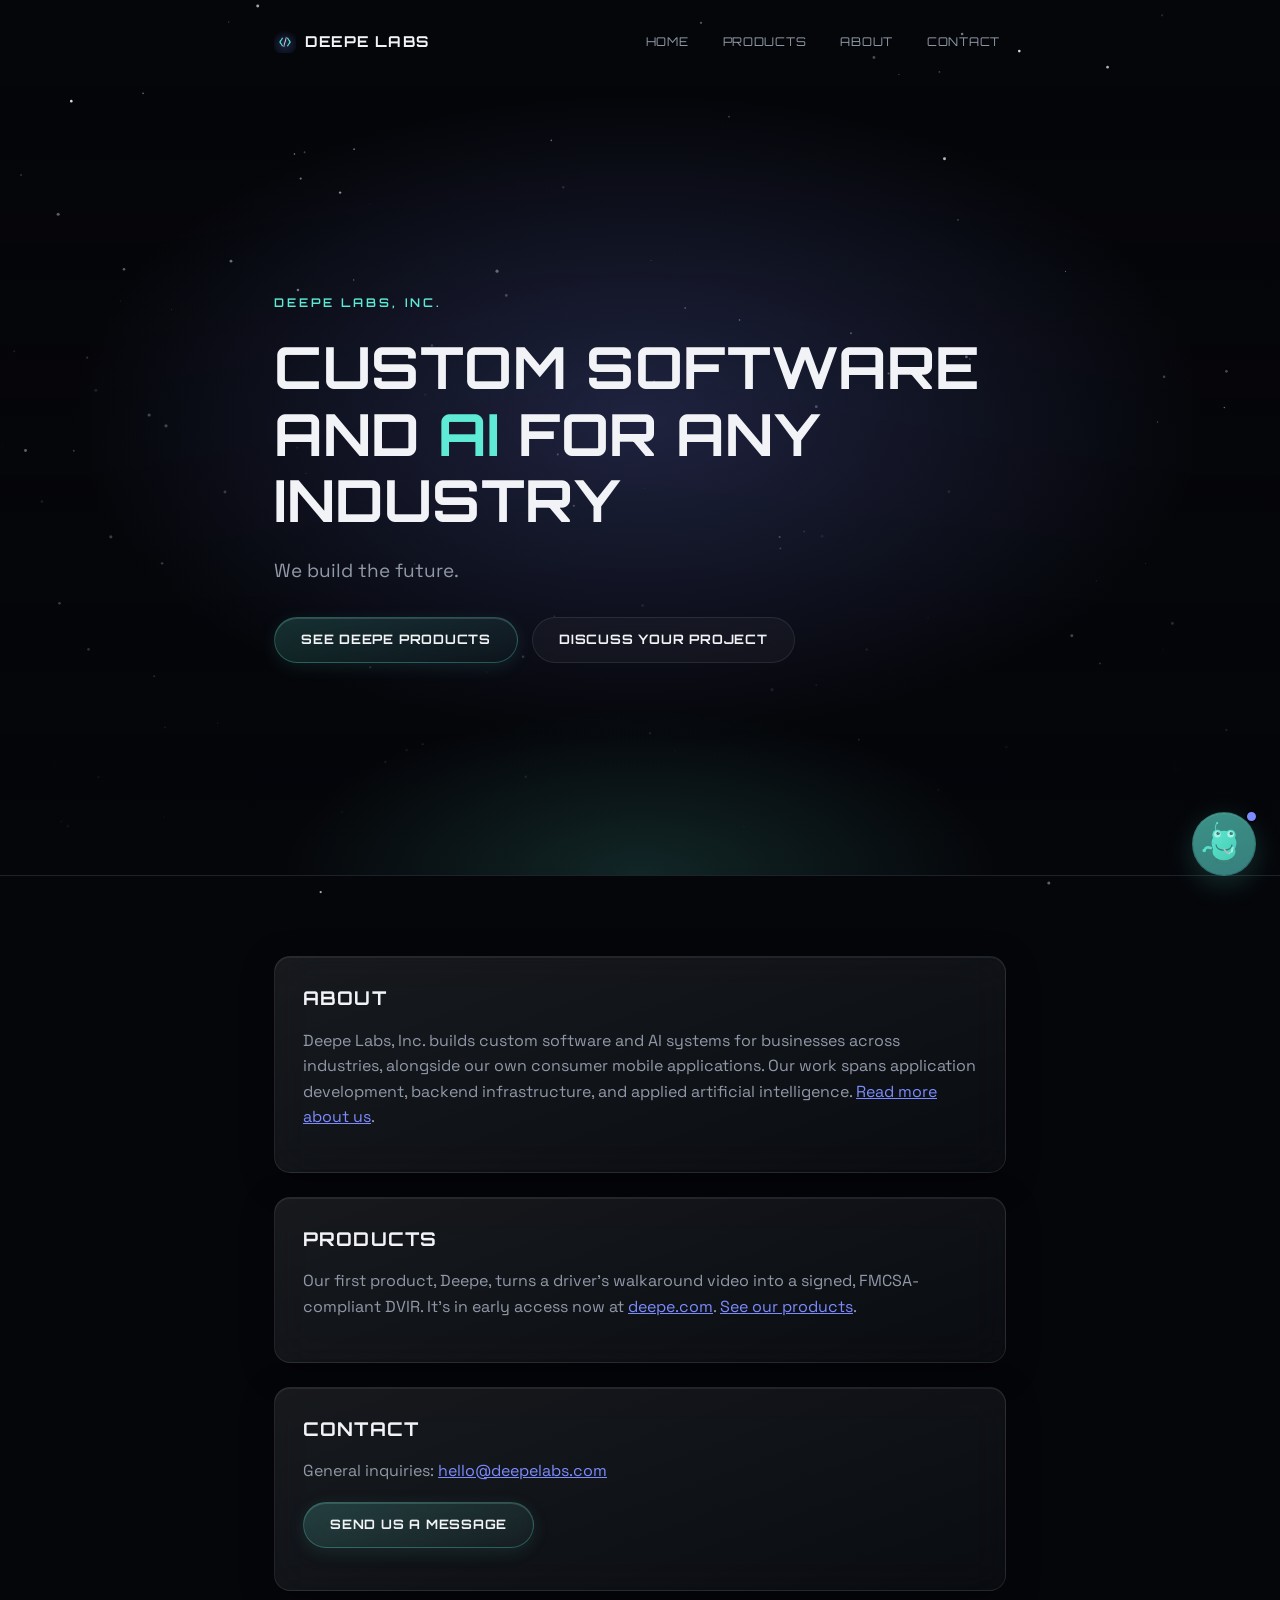
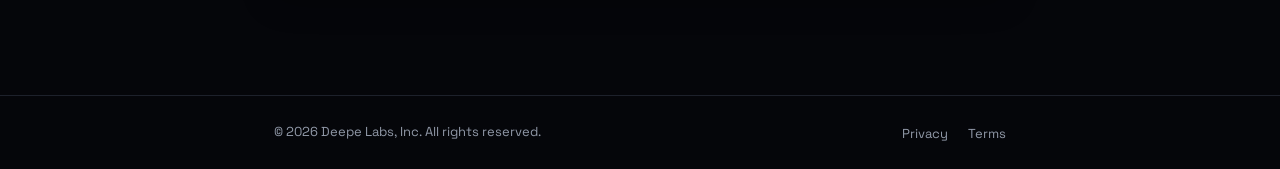
<file: index.html>
<!doctype html>
<html lang="en">
<head>
<meta charset="utf-8">
<meta name="viewport" content="width=device-width, initial-scale=1">
<title>Deepe Labs, Inc.</title>
<link rel="icon" type="image/png" href="favicon-32.png">
<link rel="apple-touch-icon" href="apple-touch-icon.png">
<meta name="description" content="Deepe Labs, Inc. is a software company developing mobile applications and intelligent agents.">
<link rel="preconnect" href="https://fonts.googleapis.com">
<link rel="preconnect" href="https://fonts.gstatic.com" crossorigin>
<link href="https://fonts.googleapis.com/css2?family=Orbitron:wght@600;700;800&family=Space+Grotesk:wght@400;500;700&display=swap" rel="stylesheet">
<link rel="stylesheet" href="style.css">
</head>
<body>
<canvas id="bg-canvas" aria-hidden="true"></canvas>
<header class="site-header on-hero">
  <div class="wrap">
    <a class="brand" href="index.html"><img src="assets/logo-64.png" alt="" class="brand-mark">Deepe Labs</a>
    <button class="nav-toggle" id="nav-toggle" type="button" aria-expanded="false" aria-controls="site-nav" aria-label="Open menu">
      <span class="nav-toggle-bar"></span>
      <span class="nav-toggle-bar"></span>
      <span class="nav-toggle-bar"></span>
    </button>
    <nav class="site-nav" id="site-nav">
      <a href="index.html">Home</a>
      <a href="products.html">Products</a>
      <a href="about.html">About</a>
      <a href="contact.html">Contact</a>
    </nav>
  </div>
</header>

<section class="hero">
  <div class="wrap">
    <span class="eyebrow">Deepe Labs, Inc.</span>
    <h1>Custom software and <span class="accent-word">AI</span> for any industry</h1>
    <p class="lede">We build the future.</p>
    <p class="hero-cta"><a class="btn" href="products.html">See Deepe Products</a> <a class="btn btn-ghost" href="contact.html#contact-form">Discuss your project</a></p>
  </div>
</section>

<main class="plain">
  <div class="wrap">
    <div class="section">
      <h2>About</h2>
      <p>Deepe Labs, Inc. builds custom software and AI systems for businesses across industries, alongside our own consumer mobile applications. Our work spans application development, backend infrastructure, and applied artificial intelligence. <a href="about.html">Read more about us</a>.</p>
    </div>

    <div class="section">
      <h2>Products</h2>
      <p>Our first product, Deepe, turns a driver's walkaround video into a signed, FMCSA-compliant DVIR. It's in early access now at <a href="https://deepe.com">deepe.com</a>. <a href="products.html">See our products</a>.</p>
    </div>

    <div class="section">
      <h2>Contact</h2>
      <p>General inquiries: <a href="mailto:hello@deepelabs.com">hello@deepelabs.com</a></p>
      <p class="section-cta"><a class="btn" href="contact.html#contact-form">Send us a message</a></p>
    </div>
  </div>
</main>

<footer class="site-footer">
  <div class="wrap">
    <span class="copyright">&copy; 2026 Deepe Labs, Inc. All rights reserved.</span>
    <div>
      <a href="privacy.html">Privacy</a>
      <a href="terms.html">Terms</a>
    </div>
  </div>
</footer>
<script src="starfield.js"></script>
<script src="nav-toggle.js"></script>
<script src="deepe-frog.js"></script>
</body>
</html>
</file>
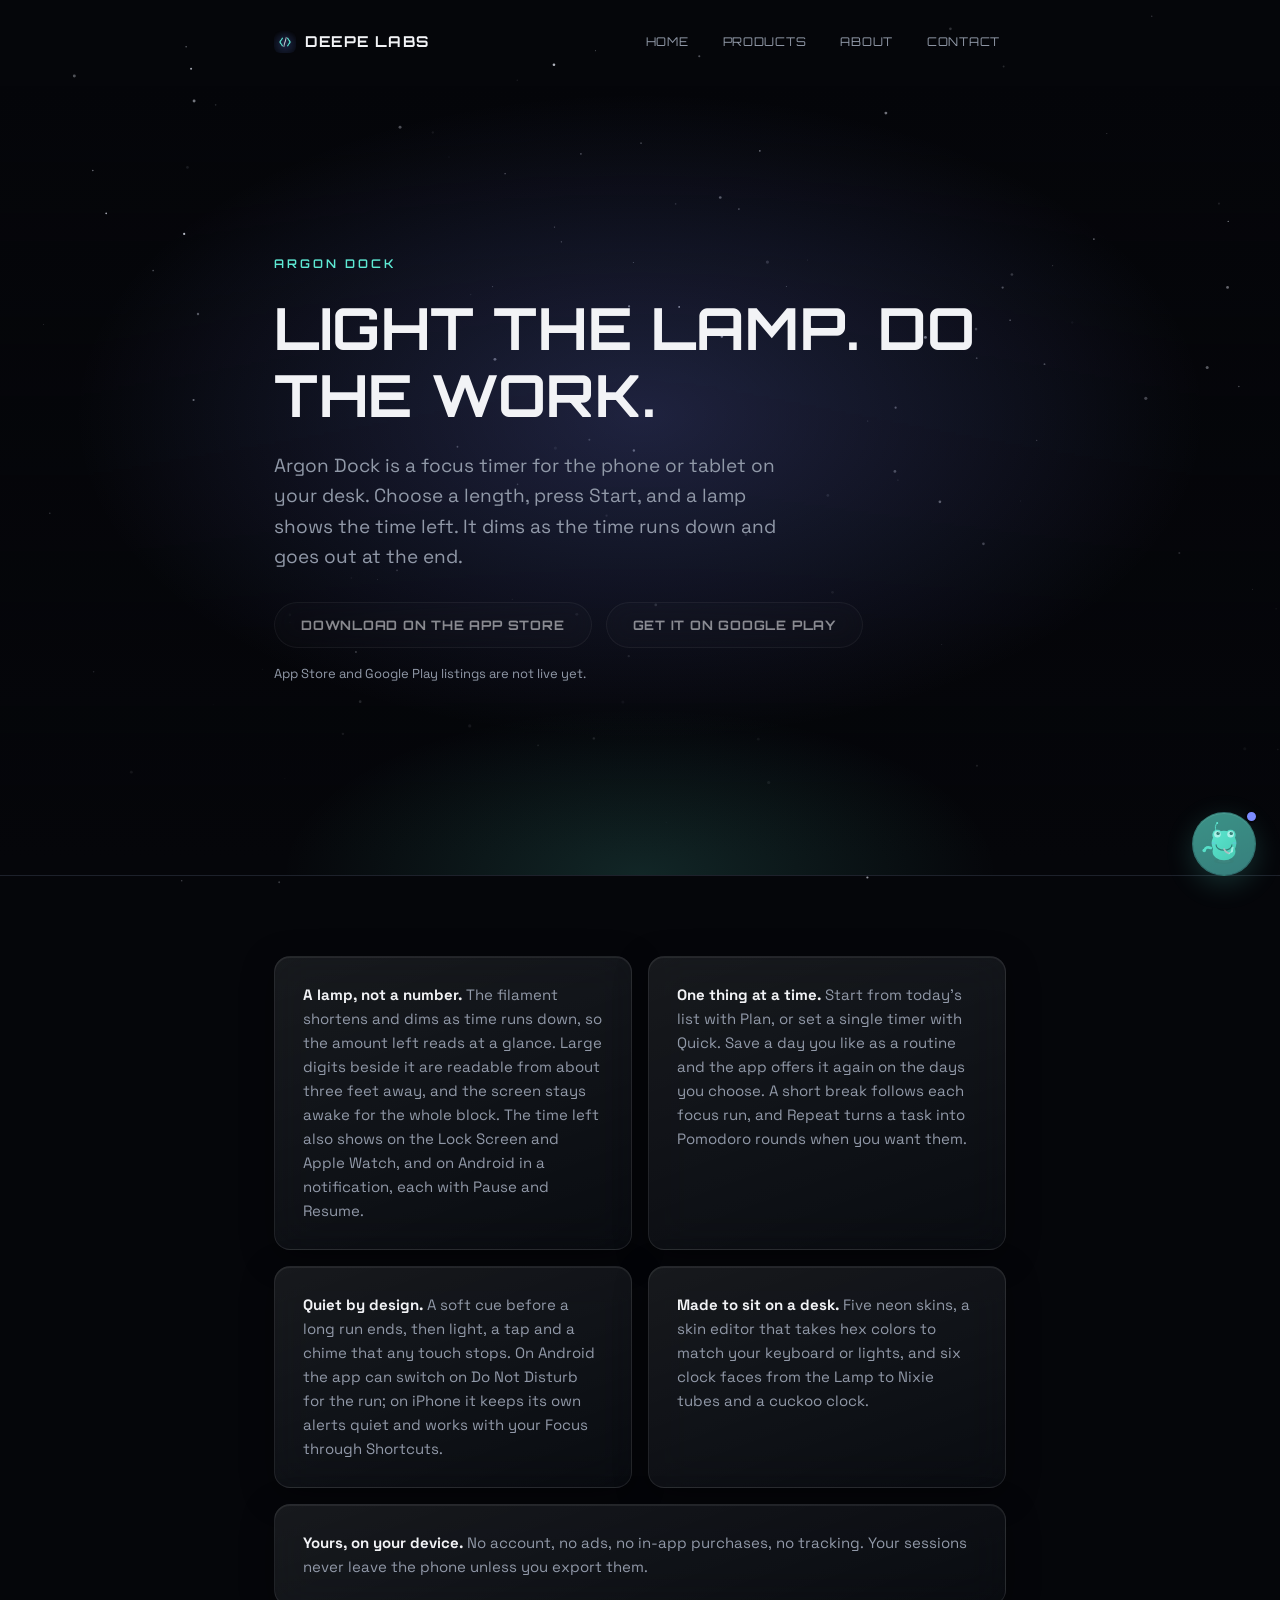
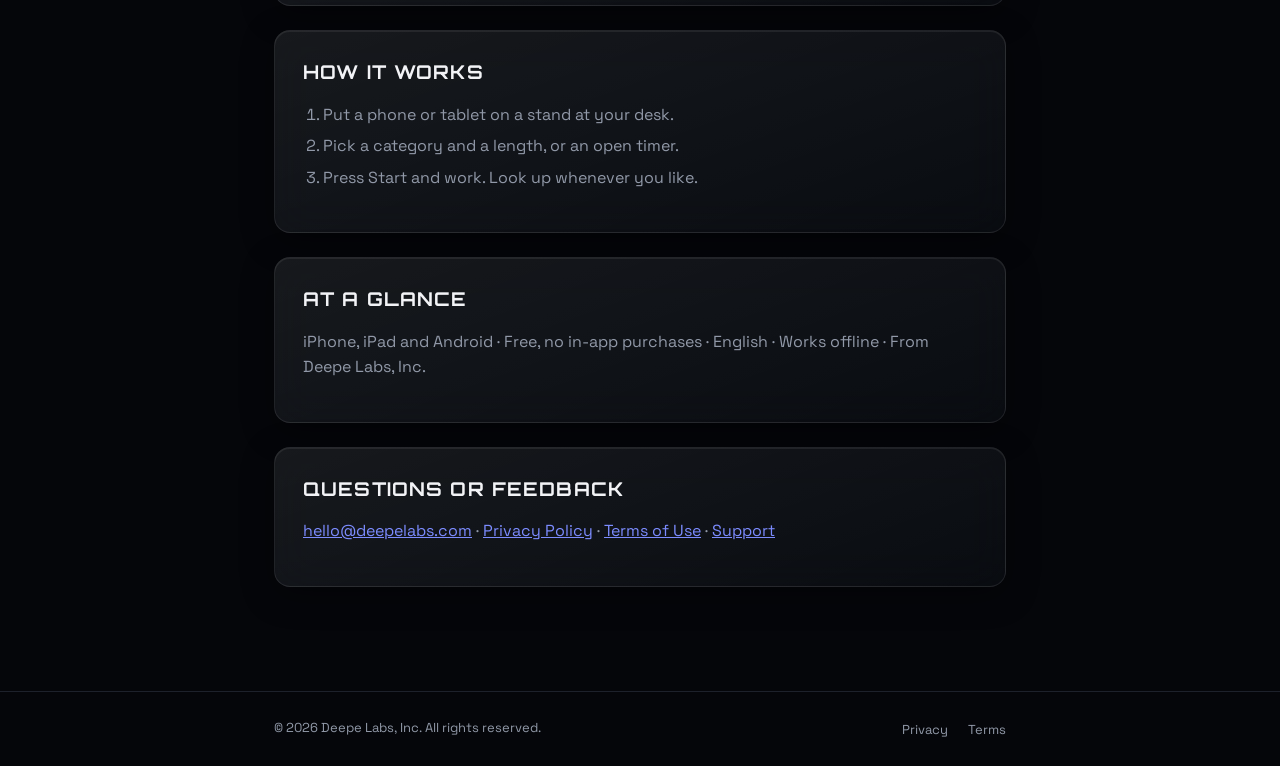
<file: products/argondock/index.html>
<!doctype html>
<html lang="en">
<head>
<meta charset="utf-8">
<meta name="viewport" content="width=device-width, initial-scale=1">
<title>Argon Dock, a focus timer for your desk · Deepe Labs</title>
<link rel="icon" type="image/png" href="../../favicon-32.png">
<link rel="apple-touch-icon" href="../../apple-touch-icon.png">
<meta name="description" content="Argon Dock is a focus timer for the phone or tablet on your desk. A lamp shows the time left and goes out at the end. No account, no ads, no tracking.">
<link rel="preconnect" href="https://fonts.googleapis.com">
<link rel="preconnect" href="https://fonts.gstatic.com" crossorigin>
<link href="https://fonts.googleapis.com/css2?family=Orbitron:wght@600;700;800&family=Space+Grotesk:wght@400;500;700&display=swap" rel="stylesheet">
<link rel="stylesheet" href="../../style.css">
</head>
<body>
<canvas id="bg-canvas" aria-hidden="true"></canvas>
<header class="site-header on-hero">
  <div class="wrap">
    <a class="brand" href="../../index.html"><img src="../../assets/logo-64.png" alt="" class="brand-mark">Deepe Labs</a>
    <button class="nav-toggle" id="nav-toggle" type="button" aria-expanded="false" aria-controls="site-nav" aria-label="Open menu">
      <span class="nav-toggle-bar"></span>
      <span class="nav-toggle-bar"></span>
      <span class="nav-toggle-bar"></span>
    </button>
    <nav class="site-nav" id="site-nav">
      <a href="../../index.html">Home</a>
      <a href="../../products.html">Products</a>
      <a href="../../about.html">About</a>
      <a href="../../contact.html">Contact</a>
    </nav>
  </div>
</header>

<section class="hero">
  <div class="wrap">
    <span class="eyebrow">Argon Dock</span>
    <h1>Light the lamp. Do the work.</h1>
    <p class="lede">Argon Dock is a focus timer for the phone or tablet on your desk. Choose a length, press Start, and a lamp shows the time left. It dims as the time runs down and goes out at the end.</p>
    <p class="hero-cta">
      <span class="btn btn-ghost btn-disabled" role="button" aria-disabled="true" tabindex="-1">Download on the App Store</span>
      <span class="btn btn-ghost btn-disabled" role="button" aria-disabled="true" tabindex="-1">Get it on Google Play</span>
    </p>
    <p class="meta">App Store and Google Play listings are not live yet.</p>
  </div>
</section>

<main class="plain">
  <div class="wrap">

    <div class="feature-grid">
      <div class="card">
        <p><strong>A lamp, not a number.</strong> The filament shortens and dims as time runs down, so the amount left reads at a glance. Large digits beside it are readable from about three feet away, and the screen stays awake for the whole block. The time left also shows on the Lock Screen and Apple Watch, and on Android in a notification, each with Pause and Resume.</p>
      </div>
      <div class="card">
        <p><strong>One thing at a time.</strong> Start from today's list with Plan, or set a single timer with Quick. Save a day you like as a routine and the app offers it again on the days you choose. A short break follows each focus run, and Repeat turns a task into Pomodoro rounds when you want them.</p>
      </div>
      <div class="card">
        <p><strong>Quiet by design.</strong> A soft cue before a long run ends, then light, a tap and a chime that any touch stops. On Android the app can switch on Do Not Disturb for the run; on iPhone it keeps its own alerts quiet and works with your Focus through Shortcuts.</p>
      </div>
      <div class="card">
        <p><strong>Made to sit on a desk.</strong> Five neon skins, a skin editor that takes hex colors to match your keyboard or lights, and six clock faces from the Lamp to Nixie tubes and a cuckoo clock.</p>
      </div>
      <div class="card">
        <p><strong>Yours, on your device.</strong> No account, no ads, no in-app purchases, no tracking. Your sessions never leave the phone unless you export them.</p>
      </div>
    </div>

    <div class="section">
      <h2>How it works</h2>
      <ol>
        <li>Put a phone or tablet on a stand at your desk.</li>
        <li>Pick a category and a length, or an open timer.</li>
        <li>Press Start and work. Look up whenever you like.</li>
      </ol>
    </div>

    <div class="section">
      <h2>At a glance</h2>
      <p>iPhone, iPad and Android &middot; Free, no in-app purchases &middot; English &middot; Works offline &middot; From Deepe Labs, Inc.</p>
    </div>

    <div class="section">
      <h2>Questions or feedback</h2>
      <p><a href="mailto:hello@deepelabs.com">hello@deepelabs.com</a> &middot; <a href="privacy.html">Privacy Policy</a> &middot; <a href="terms.html">Terms of Use</a> &middot; <a href="support.html">Support</a></p>
    </div>

  </div>
</main>

<footer class="site-footer">
  <div class="wrap">
    <span class="copyright">&copy; 2026 Deepe Labs, Inc. All rights reserved.</span>
    <div>
      <a href="../../privacy.html">Privacy</a>
      <a href="../../terms.html">Terms</a>
    </div>
  </div>
</footer>
<script src="../../starfield.js"></script>
<script src="../../nav-toggle.js"></script>
<script src="../../deepe-frog.js"></script>
</body>
</html>
</file>
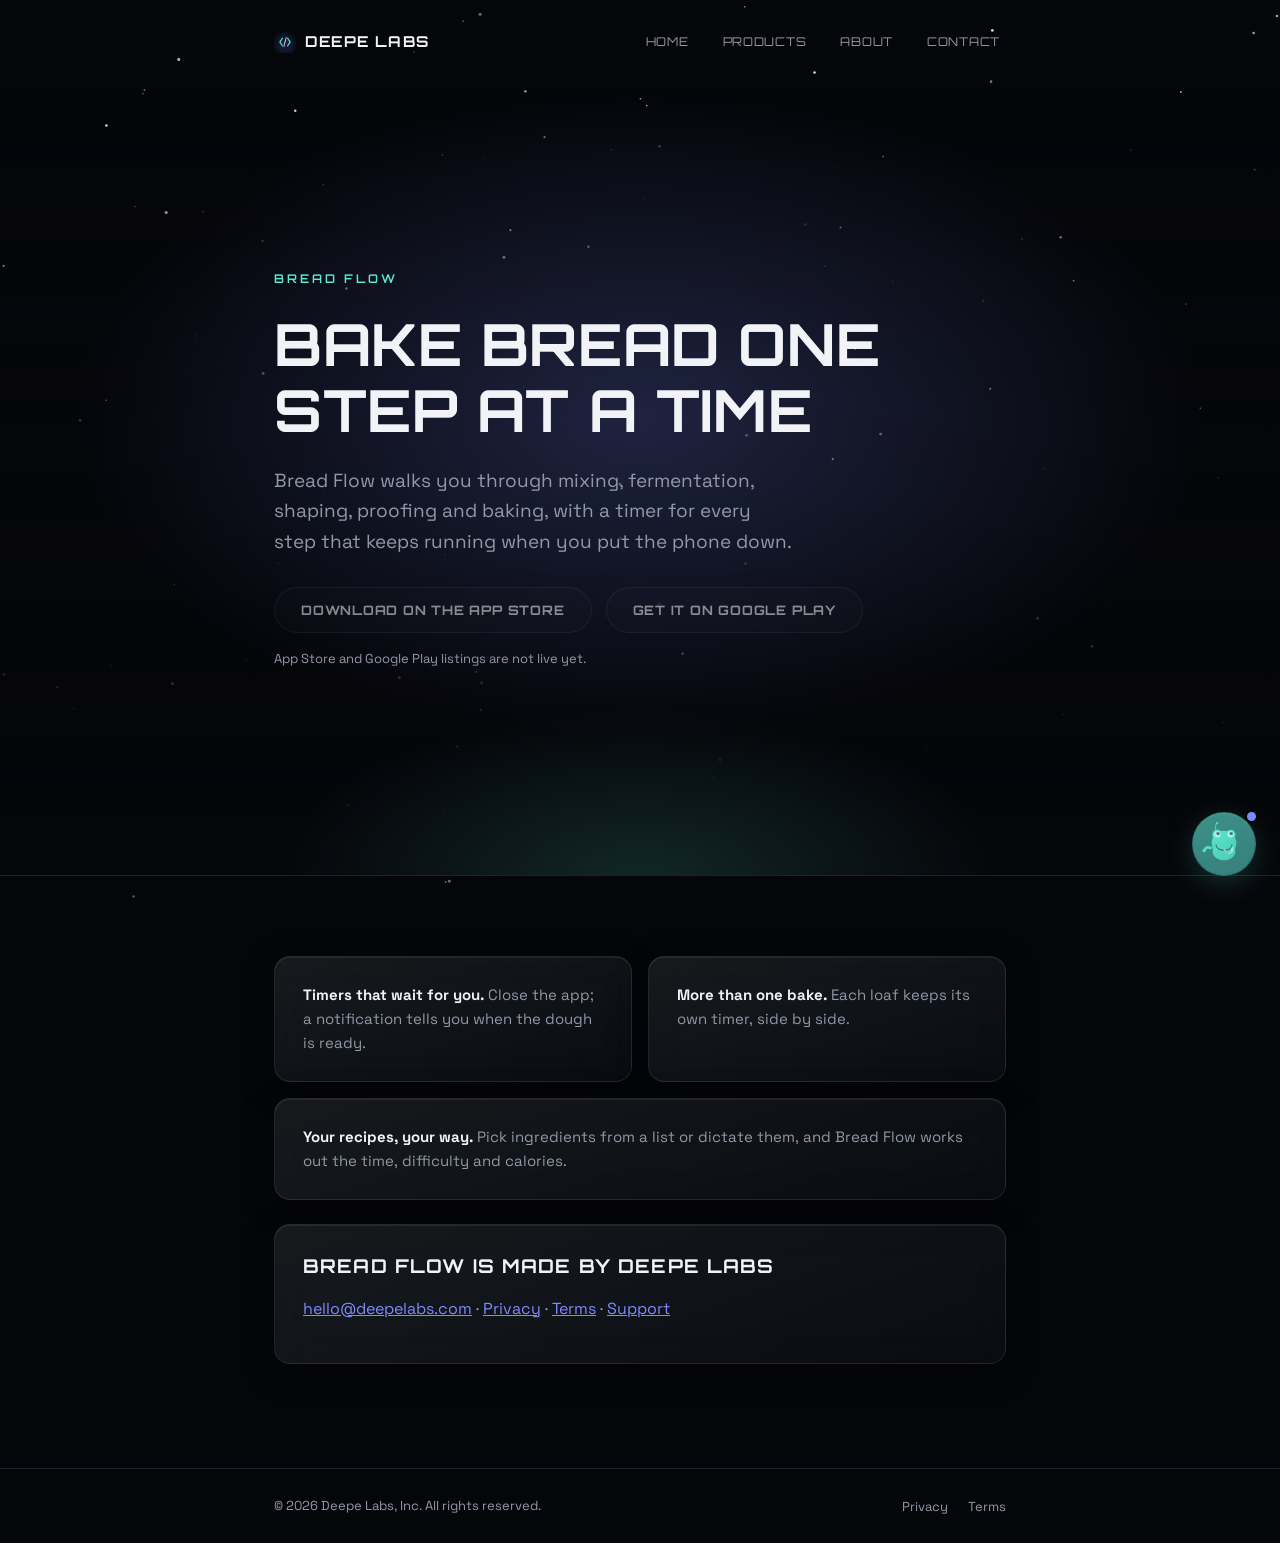
<file: products/breadflow/index.html>
<!doctype html>
<html lang="en">
<head>
<meta charset="utf-8">
<meta name="viewport" content="width=device-width, initial-scale=1">
<title>Bread Flow — guided bread baking for iOS and Android</title>
<link rel="icon" type="image/png" href="../../favicon-32.png">
<link rel="apple-touch-icon" href="../../apple-touch-icon.png">
<meta name="description" content="Bread Flow turns bread recipes into guided bakes with background timers, several bakes at once, your own recipes and a home-screen widget.">
<link rel="preconnect" href="https://fonts.googleapis.com">
<link rel="preconnect" href="https://fonts.gstatic.com" crossorigin>
<link href="https://fonts.googleapis.com/css2?family=Orbitron:wght@600;700;800&family=Space+Grotesk:wght@400;500;700&display=swap" rel="stylesheet">
<link rel="stylesheet" href="../../style.css">
</head>
<body>
<canvas id="bg-canvas" aria-hidden="true"></canvas>
<header class="site-header on-hero">
  <div class="wrap">
    <a class="brand" href="../../index.html"><img src="../../assets/logo-64.png" alt="" class="brand-mark">Deepe Labs</a>
    <button class="nav-toggle" id="nav-toggle" type="button" aria-expanded="false" aria-controls="site-nav" aria-label="Open menu">
      <span class="nav-toggle-bar"></span>
      <span class="nav-toggle-bar"></span>
      <span class="nav-toggle-bar"></span>
    </button>
    <nav class="site-nav" id="site-nav">
      <a href="../../index.html">Home</a>
      <a href="../../products.html">Products</a>
      <a href="../../about.html">About</a>
      <a href="../../contact.html">Contact</a>
    </nav>
  </div>
</header>

<section class="hero">
  <div class="wrap">
    <span class="eyebrow">Bread Flow</span>
    <h1>Bake bread one step at a time</h1>
    <p class="lede">Bread Flow walks you through mixing, fermentation, shaping, proofing and baking, with a timer for every step that keeps running when you put the phone down.</p>
    <p class="hero-cta">
      <span class="btn btn-ghost btn-disabled" role="button" aria-disabled="true" tabindex="-1">Download on the App Store</span>
      <span class="btn btn-ghost btn-disabled" role="button" aria-disabled="true" tabindex="-1">Get it on Google Play</span>
    </p>
    <p class="meta">App Store and Google Play listings are not live yet.</p>
  </div>
</section>

<main class="plain">
  <div class="wrap">

    <div class="feature-grid">
      <div class="card">
        <p><strong>Timers that wait for you.</strong> Close the app; a notification tells you when the dough is ready.</p>
      </div>
      <div class="card">
        <p><strong>More than one bake.</strong> Each loaf keeps its own timer, side by side.</p>
      </div>
      <div class="card">
        <p><strong>Your recipes, your way.</strong> Pick ingredients from a list or dictate them, and Bread Flow works out the time, difficulty and calories.</p>
      </div>
    </div>

    <div class="section">
      <h2>Bread Flow is made by Deepe Labs</h2>
      <p><a href="mailto:hello@deepelabs.com">hello@deepelabs.com</a> &middot; <a href="privacy.html">Privacy</a> &middot; <a href="terms.html">Terms</a> &middot; <a href="support.html">Support</a></p>
    </div>

  </div>
</main>

<footer class="site-footer">
  <div class="wrap">
    <span class="copyright">&copy; 2026 Deepe Labs, Inc. All rights reserved.</span>
    <div>
      <a href="../../privacy.html">Privacy</a>
      <a href="../../terms.html">Terms</a>
    </div>
  </div>
</footer>
<script src="../../starfield.js"></script>
<script src="../../nav-toggle.js"></script>
<script src="../../deepe-frog.js"></script>
</body>
</html>
</file>
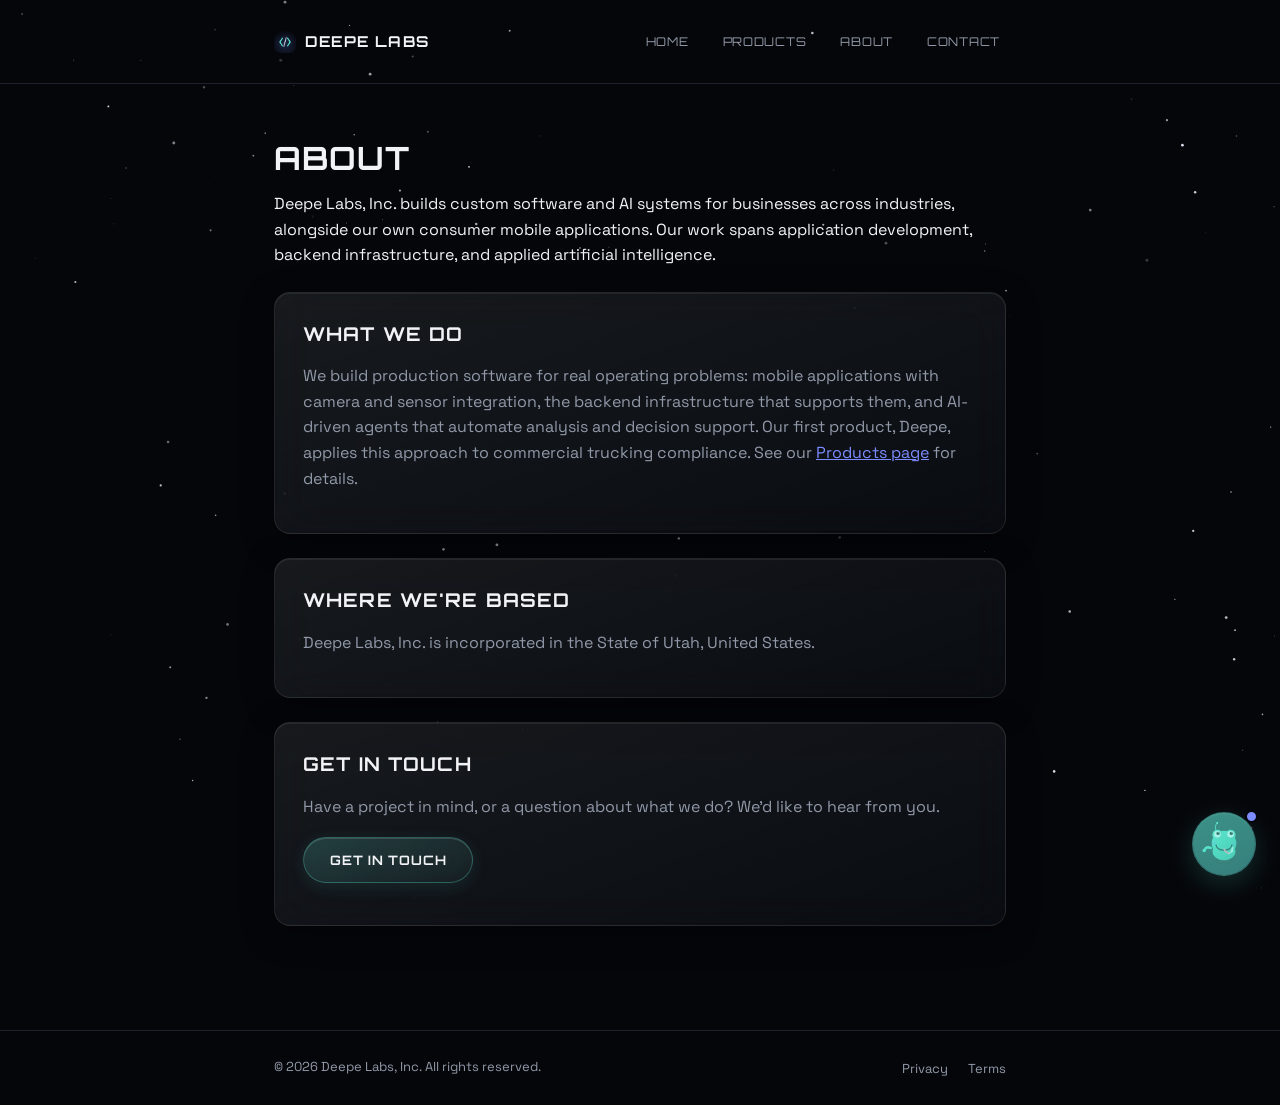
<file: about.html>
<!doctype html>
<html lang="en">
<head>
<meta charset="utf-8">
<meta name="viewport" content="width=device-width, initial-scale=1">
<title>About — Deepe Labs, Inc.</title>
<link rel="icon" type="image/png" href="favicon-32.png">
<link rel="apple-touch-icon" href="apple-touch-icon.png">
<meta name="description" content="Deepe Labs, Inc. is a Utah-based software company designing and building custom software, mobile applications, and AI-driven agents for business and consumer use.">
<link rel="preconnect" href="https://fonts.googleapis.com">
<link rel="preconnect" href="https://fonts.gstatic.com" crossorigin>
<link href="https://fonts.googleapis.com/css2?family=Orbitron:wght@600;700;800&family=Space+Grotesk:wght@400;500;700&display=swap" rel="stylesheet">
<link rel="stylesheet" href="style.css">
</head>
<body>
<canvas id="bg-canvas" aria-hidden="true"></canvas>
<header class="site-header">
  <div class="wrap">
    <a class="brand" href="index.html"><img src="assets/logo-64.png" alt="" class="brand-mark">Deepe Labs</a>
    <button class="nav-toggle" id="nav-toggle" type="button" aria-expanded="false" aria-controls="site-nav" aria-label="Open menu">
      <span class="nav-toggle-bar"></span>
      <span class="nav-toggle-bar"></span>
      <span class="nav-toggle-bar"></span>
    </button>
    <nav class="site-nav" id="site-nav">
      <a href="index.html">Home</a>
      <a href="products.html">Products</a>
      <a href="about.html">About</a>
      <a href="contact.html">Contact</a>
    </nav>
  </div>
</header>

<main class="plain">
  <div class="wrap">
    <h1 class="compact">About</h1>
    <p>Deepe Labs, Inc. builds custom software and AI systems for businesses across industries, alongside our own consumer mobile applications. Our work spans application development, backend infrastructure, and applied artificial intelligence.</p>

    <div class="section">
      <h2>What we do</h2>
      <p>We build production software for real operating problems: mobile applications with camera and sensor integration, the backend infrastructure that supports them, and AI-driven agents that automate analysis and decision support. Our first product, Deepe, applies this approach to commercial trucking compliance. See our <a href="products.html">Products page</a> for details.</p>
    </div>

    <div class="section">
      <h2>Where we're based</h2>
      <p>Deepe Labs, Inc. is incorporated in the State of Utah, United States.</p>
    </div>

    <div class="section">
      <h2>Get in touch</h2>
      <p>Have a project in mind, or a question about what we do? We'd like to hear from you.</p>
      <p class="section-cta"><a class="btn" href="contact.html#contact-form">Get in touch</a></p>
    </div>
  </div>
</main>

<footer class="site-footer">
  <div class="wrap">
    <span class="copyright">&copy; 2026 Deepe Labs, Inc. All rights reserved.</span>
    <div>
      <a href="privacy.html">Privacy</a>
      <a href="terms.html">Terms</a>
    </div>
  </div>
</footer>
<script src="starfield.js"></script>
<script src="nav-toggle.js"></script>
<script src="deepe-frog.js"></script>
</body>
</html>
</file>
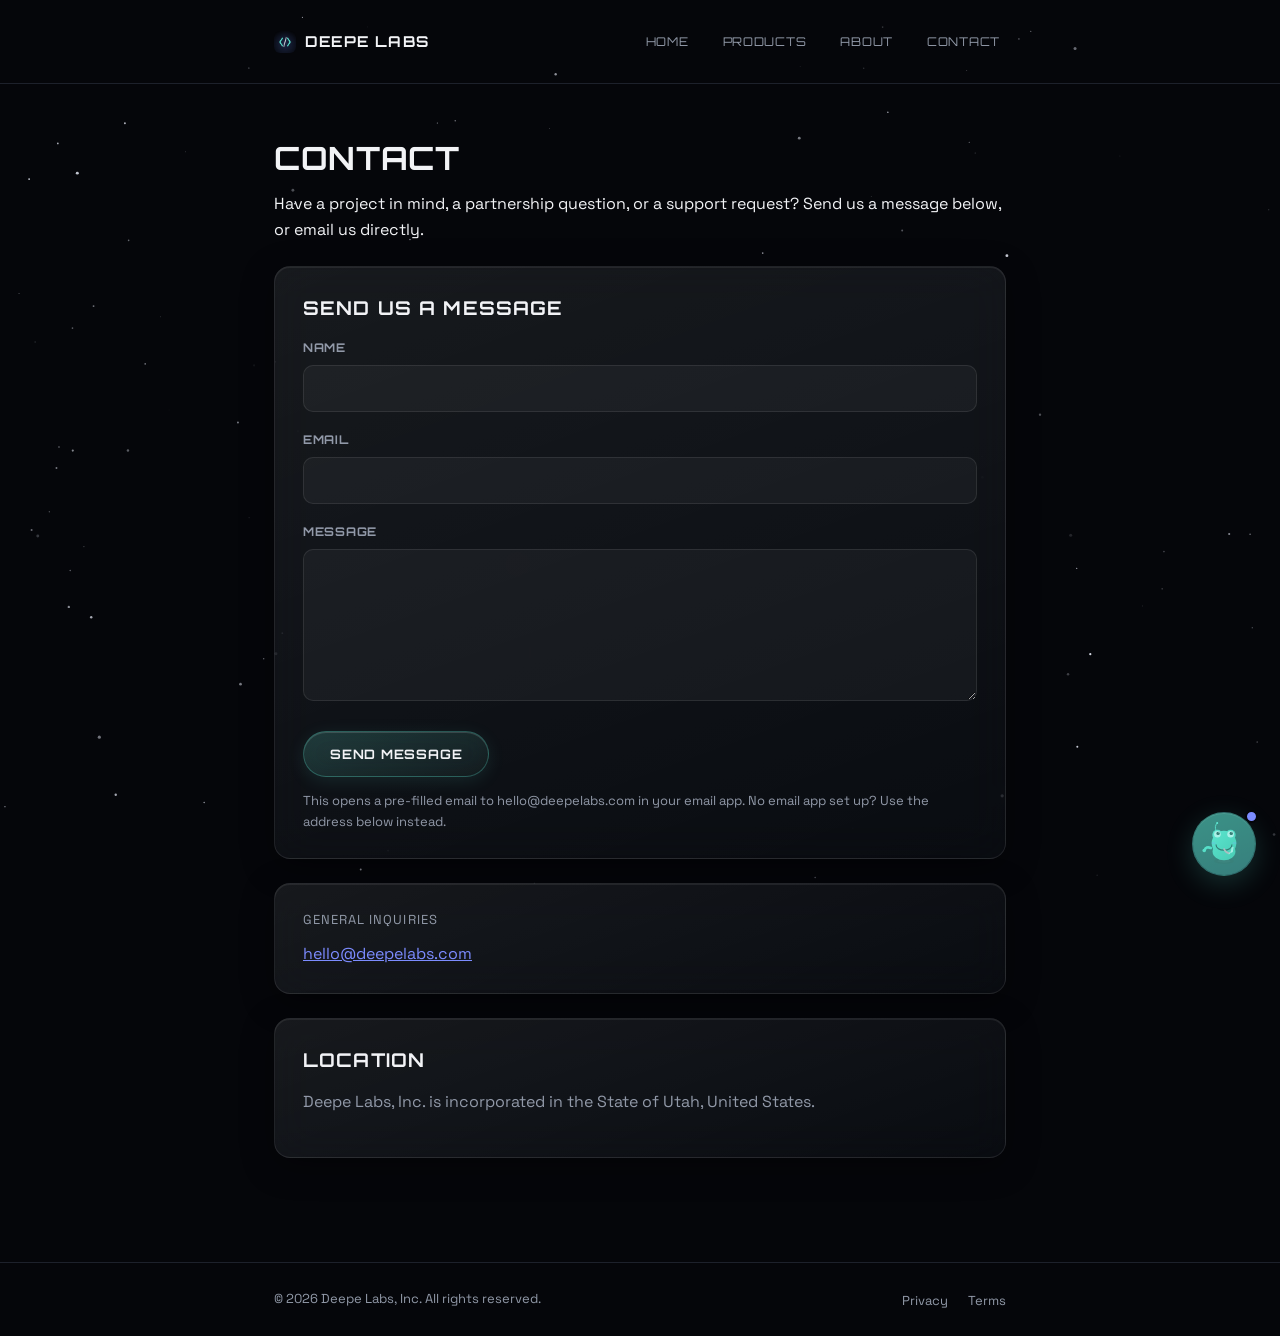
<file: contact.html>
<!doctype html>
<html lang="en">
<head>
<meta charset="utf-8">
<meta name="viewport" content="width=device-width, initial-scale=1">
<title>Contact — Deepe Labs, Inc.</title>
<link rel="icon" type="image/png" href="favicon-32.png">
<link rel="apple-touch-icon" href="apple-touch-icon.png">
<meta name="description" content="Get in touch with Deepe Labs, Inc.">
<link rel="preconnect" href="https://fonts.googleapis.com">
<link rel="preconnect" href="https://fonts.gstatic.com" crossorigin>
<link href="https://fonts.googleapis.com/css2?family=Orbitron:wght@600;700;800&family=Space+Grotesk:wght@400;500;700&display=swap" rel="stylesheet">
<link rel="stylesheet" href="style.css">
</head>
<body>
<canvas id="bg-canvas" aria-hidden="true"></canvas>
<header class="site-header">
  <div class="wrap">
    <a class="brand" href="index.html"><img src="assets/logo-64.png" alt="" class="brand-mark">Deepe Labs</a>
    <button class="nav-toggle" id="nav-toggle" type="button" aria-expanded="false" aria-controls="site-nav" aria-label="Open menu">
      <span class="nav-toggle-bar"></span>
      <span class="nav-toggle-bar"></span>
      <span class="nav-toggle-bar"></span>
    </button>
    <nav class="site-nav" id="site-nav">
      <a href="index.html">Home</a>
      <a href="products.html">Products</a>
      <a href="about.html">About</a>
      <a href="contact.html">Contact</a>
    </nav>
  </div>
</header>

<main class="plain">
  <div class="wrap">
    <h1 class="compact">Contact</h1>
    <p>Have a project in mind, a partnership question, or a support request? Send us a message below, or email us directly.</p>

    <div class="section" id="contact-form">
      <h2>Send us a message</h2>
      <form class="contact-form" id="contact-mail-form">
        <label for="contact-name">Name</label>
        <input type="text" id="contact-name" name="Name" autocomplete="name" required>

        <label for="contact-email">Email</label>
        <input type="email" id="contact-email" name="Email" autocomplete="email" required>

        <label for="contact-message">Message</label>
        <textarea id="contact-message" name="Message" rows="6" required></textarea>

        <button type="submit" class="btn">Send message</button>
      </form>
      <p class="form-note">This opens a pre-filled email to hello@deepelabs.com in your email app. No email app set up? Use the address below instead.</p>
    </div>

    <div class="card">
      <p>General inquiries</p>
      <p style="margin-bottom:0;"><a href="mailto:hello@deepelabs.com">hello@deepelabs.com</a></p>
    </div>

    <div class="section">
      <h2>Location</h2>
      <p>Deepe Labs, Inc. is incorporated in the State of Utah, United States.</p>
    </div>
  </div>
</main>

<footer class="site-footer">
  <div class="wrap">
    <span class="copyright">&copy; 2026 Deepe Labs, Inc. All rights reserved.</span>
    <div>
      <a href="privacy.html">Privacy</a>
      <a href="terms.html">Terms</a>
    </div>
  </div>
</footer>
<script src="starfield.js"></script>
<script src="nav-toggle.js"></script>
<script src="contact-form.js"></script>
<script src="deepe-frog.js"></script>
</body>
</html>
</file>
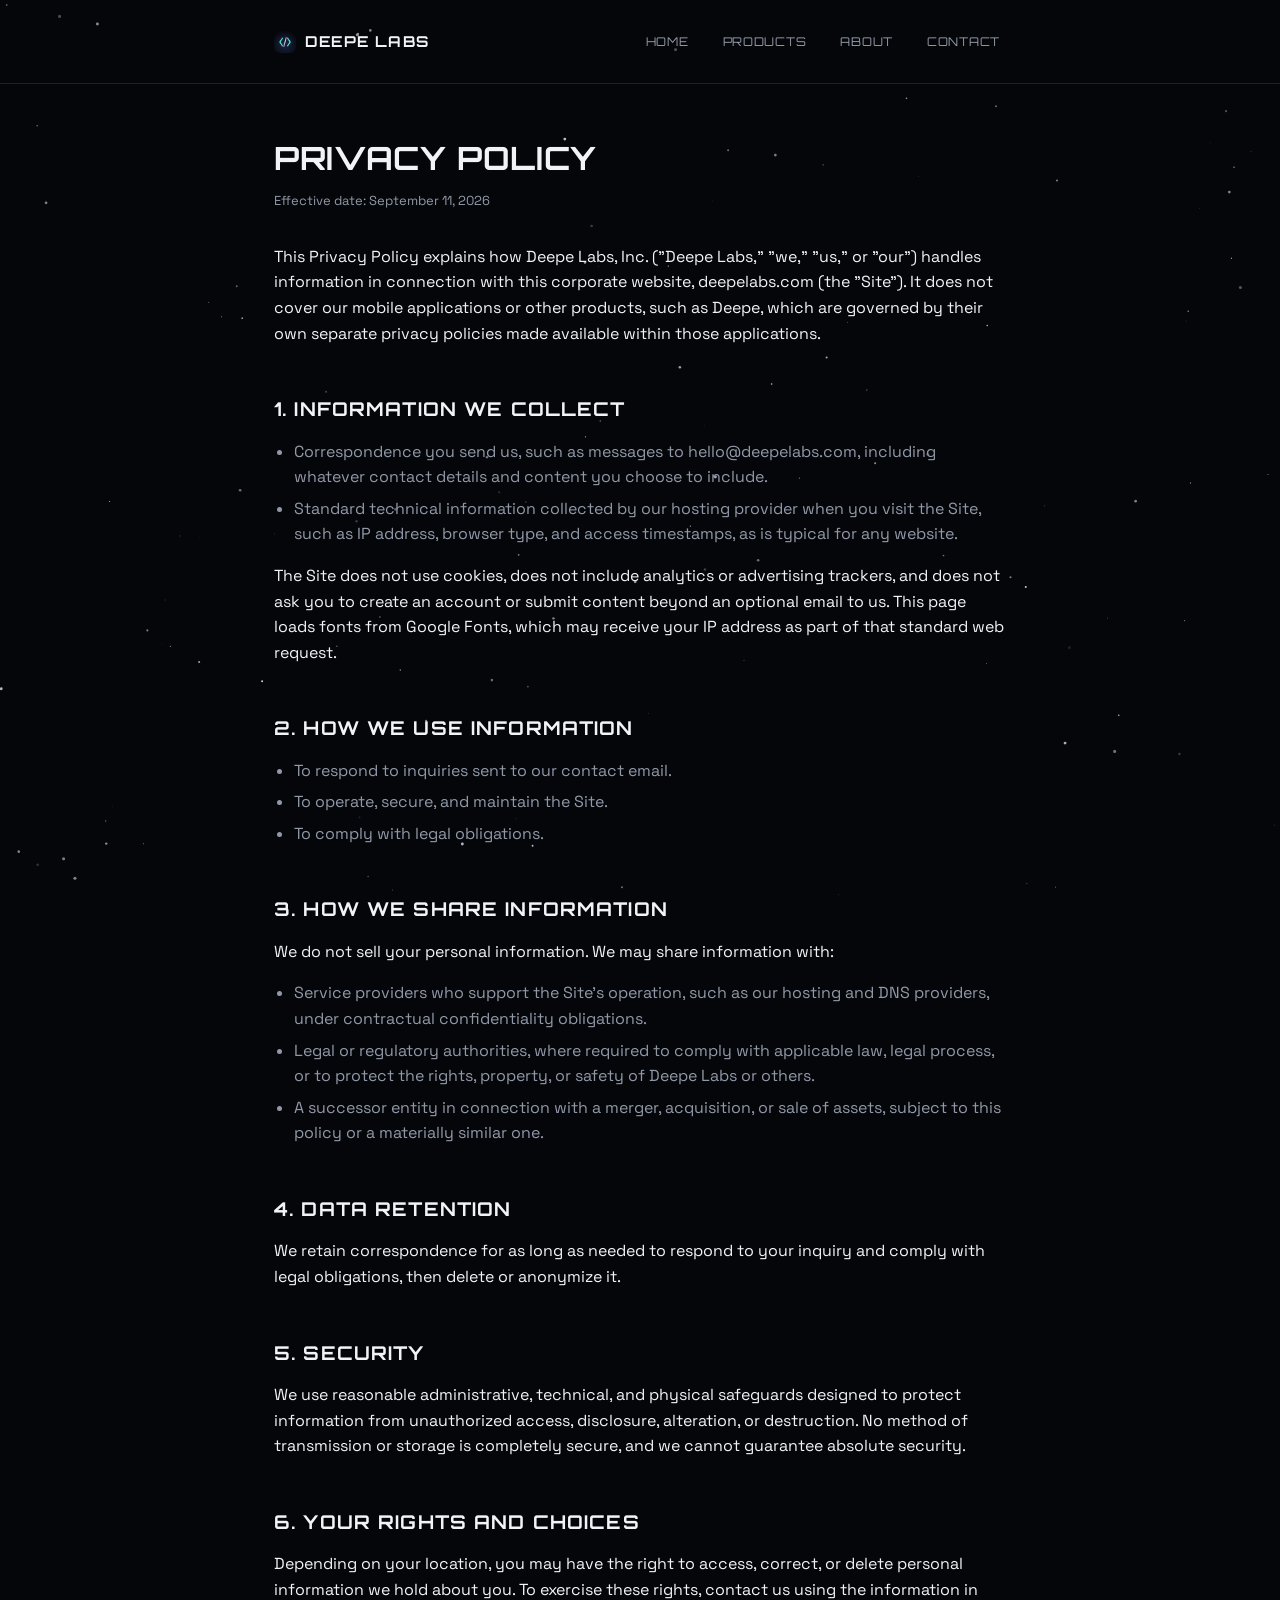
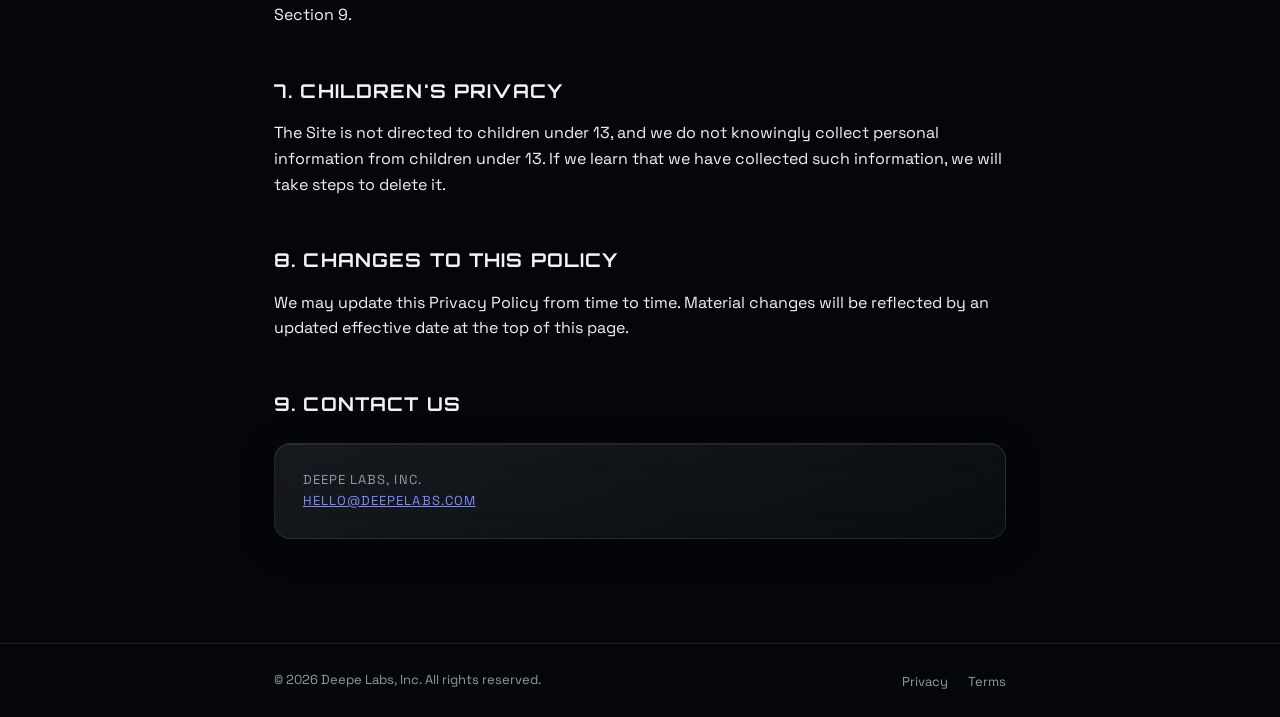
<file: privacy.html>
<!doctype html>
<html lang="en">
<head>
<meta charset="utf-8">
<meta name="viewport" content="width=device-width, initial-scale=1">
<title>Privacy Policy — Deepe Labs, Inc.</title>
<link rel="icon" type="image/png" href="favicon-32.png">
<link rel="apple-touch-icon" href="apple-touch-icon.png">
<link rel="preconnect" href="https://fonts.googleapis.com">
<link rel="preconnect" href="https://fonts.gstatic.com" crossorigin>
<link href="https://fonts.googleapis.com/css2?family=Orbitron:wght@600;700;800&family=Space+Grotesk:wght@400;500;700&display=swap" rel="stylesheet">
<link rel="stylesheet" href="style.css">
</head>
<body>
<canvas id="bg-canvas" aria-hidden="true"></canvas>
<header class="site-header">
  <div class="wrap">
    <a class="brand" href="index.html"><img src="assets/logo-64.png" alt="" class="brand-mark">Deepe Labs</a>
    <button class="nav-toggle" id="nav-toggle" type="button" aria-expanded="false" aria-controls="site-nav" aria-label="Open menu">
      <span class="nav-toggle-bar"></span>
      <span class="nav-toggle-bar"></span>
      <span class="nav-toggle-bar"></span>
    </button>
    <nav class="site-nav" id="site-nav">
      <a href="index.html">Home</a>
      <a href="products.html">Products</a>
      <a href="about.html">About</a>
      <a href="contact.html">Contact</a>
    </nav>
  </div>
</header>

<main class="plain">
  <div class="wrap">
    <h1 class="compact">Privacy Policy</h1>
    <p class="meta">Effective date: September 11, 2026</p>

    <p>This Privacy Policy explains how Deepe Labs, Inc. ("Deepe Labs," "we," "us," or "our") handles information in connection with this corporate website, deepelabs.com (the "Site"). It does not cover our mobile applications or other products, such as Deepe, which are governed by their own separate privacy policies made available within those applications.</p>

    <h2>1. Information We Collect</h2>
    <ul>
      <li>Correspondence you send us, such as messages to hello@deepelabs.com, including whatever contact details and content you choose to include.</li>
      <li>Standard technical information collected by our hosting provider when you visit the Site, such as IP address, browser type, and access timestamps, as is typical for any website.</li>
    </ul>
    <p>The Site does not use cookies, does not include analytics or advertising trackers, and does not ask you to create an account or submit content beyond an optional email to us. This page loads fonts from Google Fonts, which may receive your IP address as part of that standard web request.</p>

    <h2>2. How We Use Information</h2>
    <ul>
      <li>To respond to inquiries sent to our contact email.</li>
      <li>To operate, secure, and maintain the Site.</li>
      <li>To comply with legal obligations.</li>
    </ul>

    <h2>3. How We Share Information</h2>
    <p>We do not sell your personal information. We may share information with:</p>
    <ul>
      <li>Service providers who support the Site's operation, such as our hosting and DNS providers, under contractual confidentiality obligations.</li>
      <li>Legal or regulatory authorities, where required to comply with applicable law, legal process, or to protect the rights, property, or safety of Deepe Labs or others.</li>
      <li>A successor entity in connection with a merger, acquisition, or sale of assets, subject to this policy or a materially similar one.</li>
    </ul>

    <h2>4. Data Retention</h2>
    <p>We retain correspondence for as long as needed to respond to your inquiry and comply with legal obligations, then delete or anonymize it.</p>

    <h2>5. Security</h2>
    <p>We use reasonable administrative, technical, and physical safeguards designed to protect information from unauthorized access, disclosure, alteration, or destruction. No method of transmission or storage is completely secure, and we cannot guarantee absolute security.</p>

    <h2>6. Your Rights and Choices</h2>
    <p>Depending on your location, you may have the right to access, correct, or delete personal information we hold about you. To exercise these rights, contact us using the information in Section 9.</p>

    <h2>7. Children's Privacy</h2>
    <p>The Site is not directed to children under 13, and we do not knowingly collect personal information from children under 13. If we learn that we have collected such information, we will take steps to delete it.</p>

    <h2>8. Changes to This Policy</h2>
    <p>We may update this Privacy Policy from time to time. Material changes will be reflected by an updated effective date at the top of this page.</p>

    <h2>9. Contact Us</h2>
    <div class="card">
      <p style="margin-bottom:0;">Deepe Labs, Inc.<br>
      <a href="mailto:hello@deepelabs.com">hello@deepelabs.com</a></p>
    </div>
  </div>
</main>

<footer class="site-footer">
  <div class="wrap">
    <span class="copyright">&copy; 2026 Deepe Labs, Inc. All rights reserved.</span>
    <div>
      <a href="privacy.html">Privacy</a>
      <a href="terms.html">Terms</a>
    </div>
  </div>
</footer>
<script src="starfield.js"></script>
<script src="nav-toggle.js"></script>
</body>
</html>
</file>
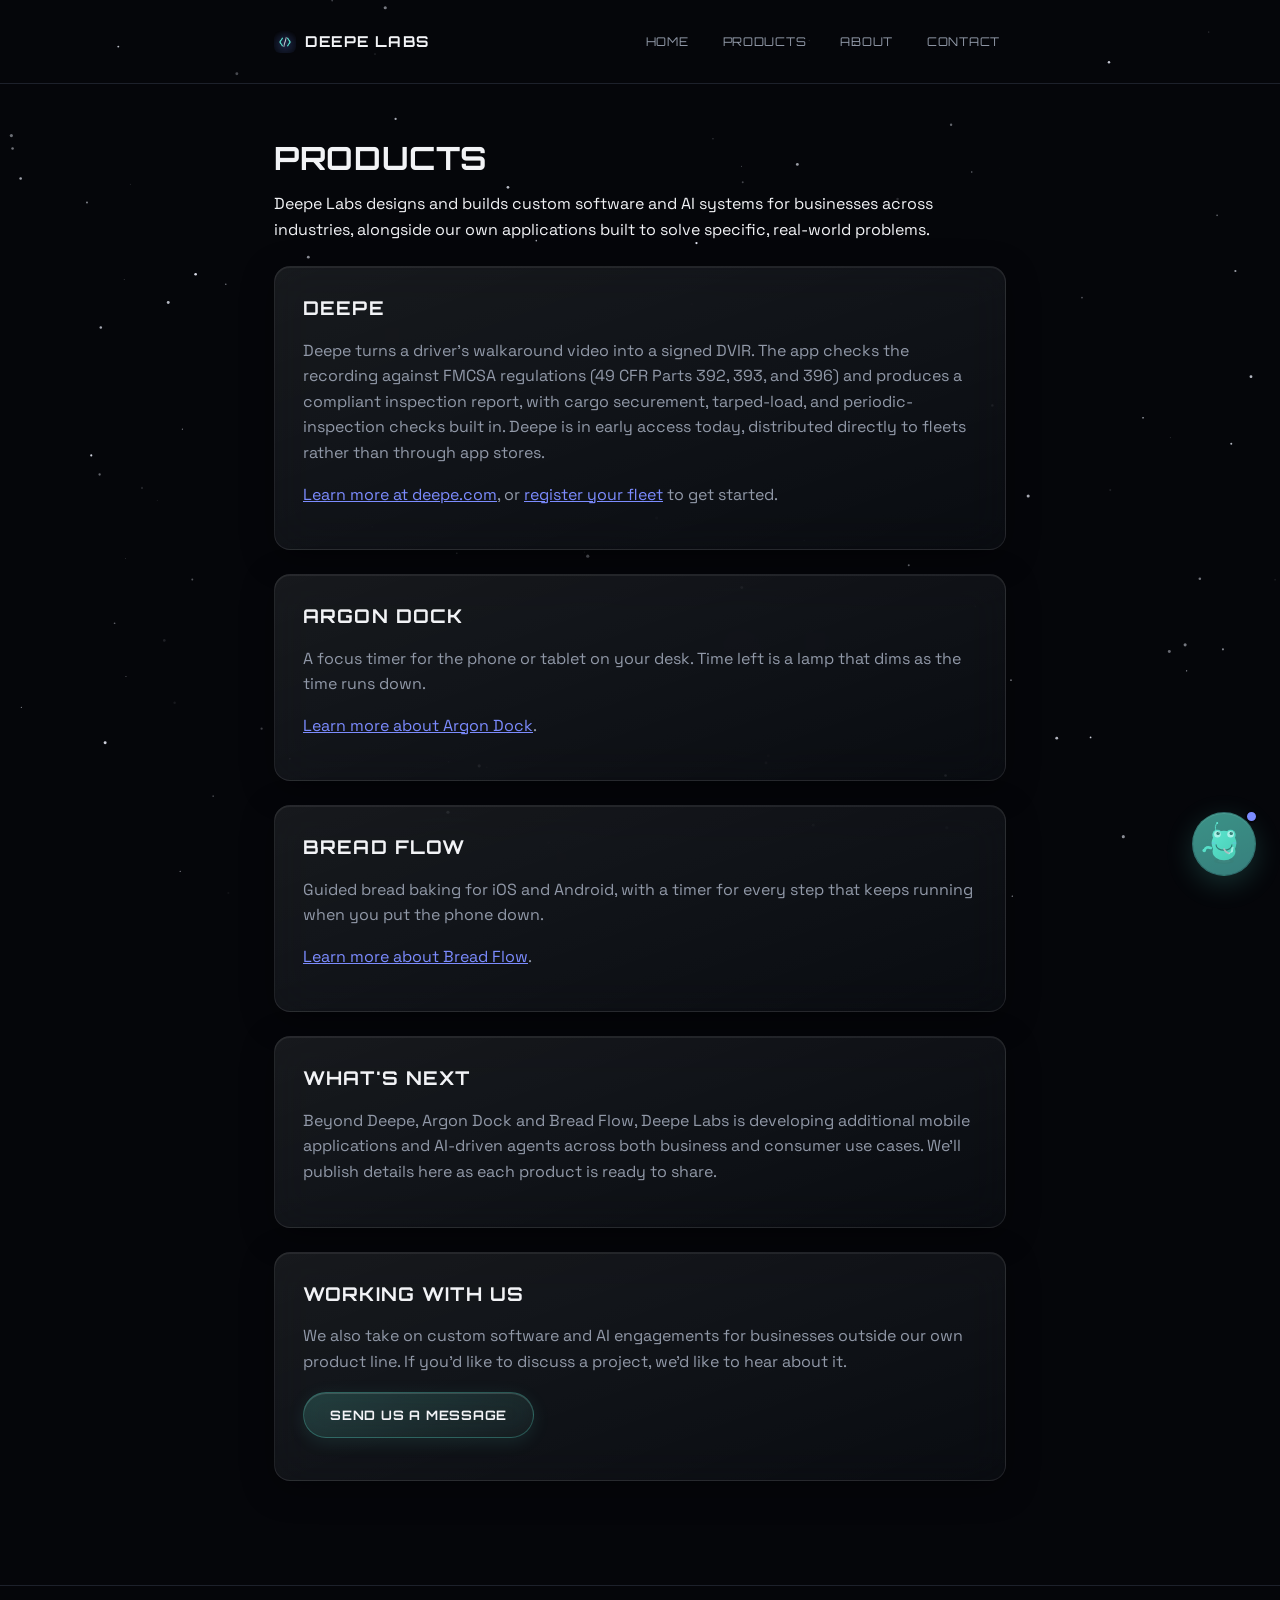
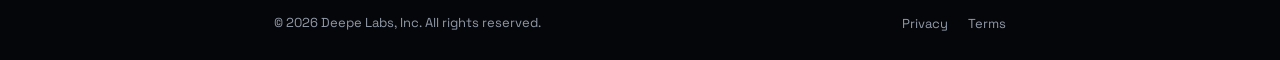
<file: products.html>
<!doctype html>
<html lang="en">
<head>
<meta charset="utf-8">
<meta name="viewport" content="width=device-width, initial-scale=1">
<title>Products — Deepe Labs, Inc.</title>
<link rel="icon" type="image/png" href="favicon-32.png">
<link rel="apple-touch-icon" href="apple-touch-icon.png">
<meta name="description" content="Deepe Labs, Inc. builds Deepe, an app that turns driver walkaround video into signed, FMCSA-compliant DVIRs, Argon Dock, a focus timer for your desk, and Bread Flow, guided bread baking, along with other mobile applications and AI-driven agents.">
<link rel="preconnect" href="https://fonts.googleapis.com">
<link rel="preconnect" href="https://fonts.gstatic.com" crossorigin>
<link href="https://fonts.googleapis.com/css2?family=Orbitron:wght@600;700;800&family=Space+Grotesk:wght@400;500;700&display=swap" rel="stylesheet">
<link rel="stylesheet" href="style.css">
</head>
<body>
<canvas id="bg-canvas" aria-hidden="true"></canvas>
<header class="site-header">
  <div class="wrap">
    <a class="brand" href="index.html"><img src="assets/logo-64.png" alt="" class="brand-mark">Deepe Labs</a>
    <button class="nav-toggle" id="nav-toggle" type="button" aria-expanded="false" aria-controls="site-nav" aria-label="Open menu">
      <span class="nav-toggle-bar"></span>
      <span class="nav-toggle-bar"></span>
      <span class="nav-toggle-bar"></span>
    </button>
    <nav class="site-nav" id="site-nav">
      <a href="index.html">Home</a>
      <a href="products.html">Products</a>
      <a href="about.html">About</a>
      <a href="contact.html">Contact</a>
    </nav>
  </div>
</header>

<main class="plain">
  <div class="wrap">
    <h1 class="compact">Products</h1>
    <p>Deepe Labs designs and builds custom software and AI systems for businesses across industries, alongside our own applications built to solve specific, real-world problems.</p>

    <div class="section">
      <h2>Deepe</h2>
      <p>Deepe turns a driver's walkaround video into a signed DVIR. The app checks the recording against FMCSA regulations (49 CFR Parts 392, 393, and 396) and produces a compliant inspection report, with cargo securement, tarped-load, and periodic-inspection checks built in. Deepe is in early access today, distributed directly to fleets rather than through app stores.</p>
      <p><a href="https://deepe.com">Learn more at deepe.com</a>, or <a href="https://deepe.com/signup">register your fleet</a> to get started.</p>
    </div>

    <div class="section">
      <h2>Argon Dock</h2>
      <p>A focus timer for the phone or tablet on your desk. Time left is a lamp that dims as the time runs down.</p>
      <p><a href="products/argondock/">Learn more about Argon Dock</a>.</p>
    </div>

    <div class="section">
      <h2>Bread Flow</h2>
      <p>Guided bread baking for iOS and Android, with a timer for every step that keeps running when you put the phone down.</p>
      <p><a href="products/breadflow/">Learn more about Bread Flow</a>.</p>
    </div>

    <div class="section">
      <h2>What's next</h2>
      <p>Beyond Deepe, Argon Dock and Bread Flow, Deepe Labs is developing additional mobile applications and AI-driven agents across both business and consumer use cases. We'll publish details here as each product is ready to share.</p>
    </div>

    <div class="section">
      <h2>Working with us</h2>
      <p>We also take on custom software and AI engagements for businesses outside our own product line. If you'd like to discuss a project, we'd like to hear about it.</p>
      <p class="section-cta"><a class="btn" href="contact.html#contact-form">Send us a message</a></p>
    </div>
  </div>
</main>

<footer class="site-footer">
  <div class="wrap">
    <span class="copyright">&copy; 2026 Deepe Labs, Inc. All rights reserved.</span>
    <div>
      <a href="privacy.html">Privacy</a>
      <a href="terms.html">Terms</a>
    </div>
  </div>
</footer>
<script src="starfield.js"></script>
<script src="nav-toggle.js"></script>
<script src="deepe-frog.js"></script>
</body>
</html>
</file>
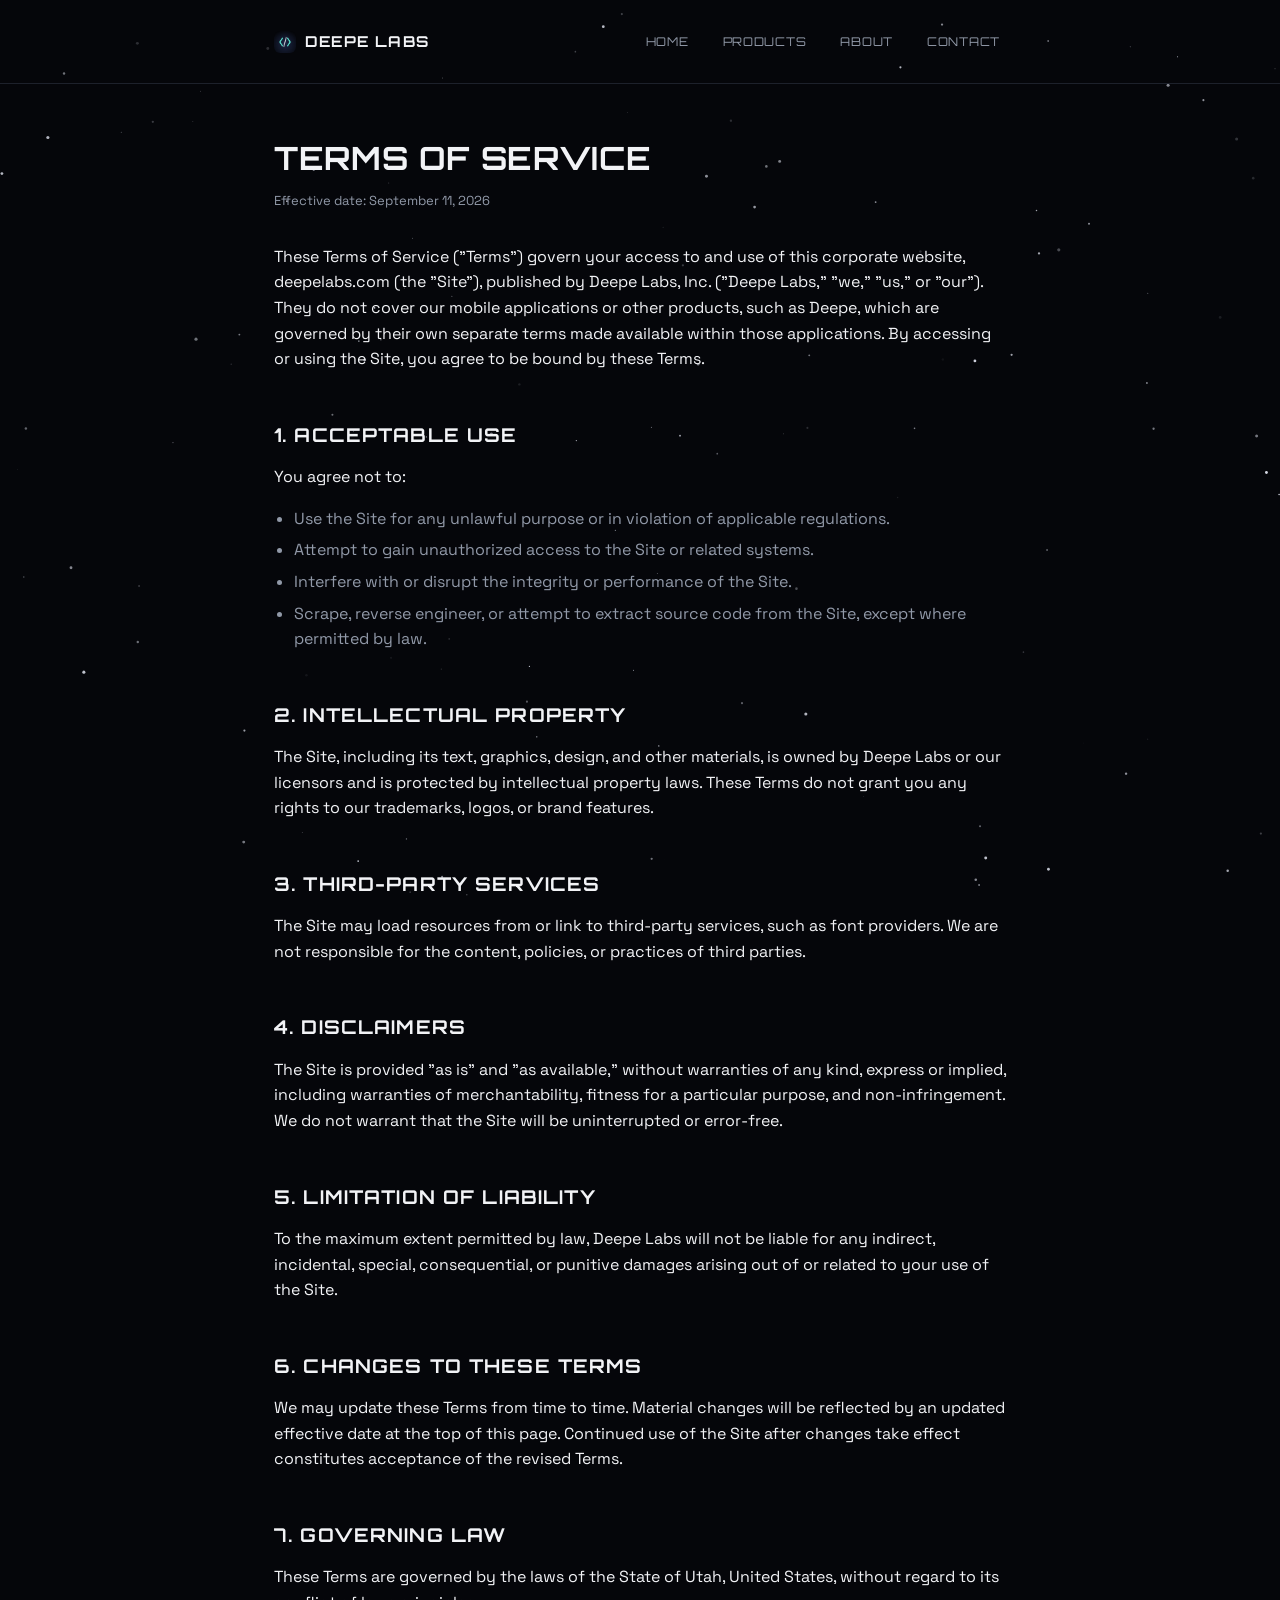
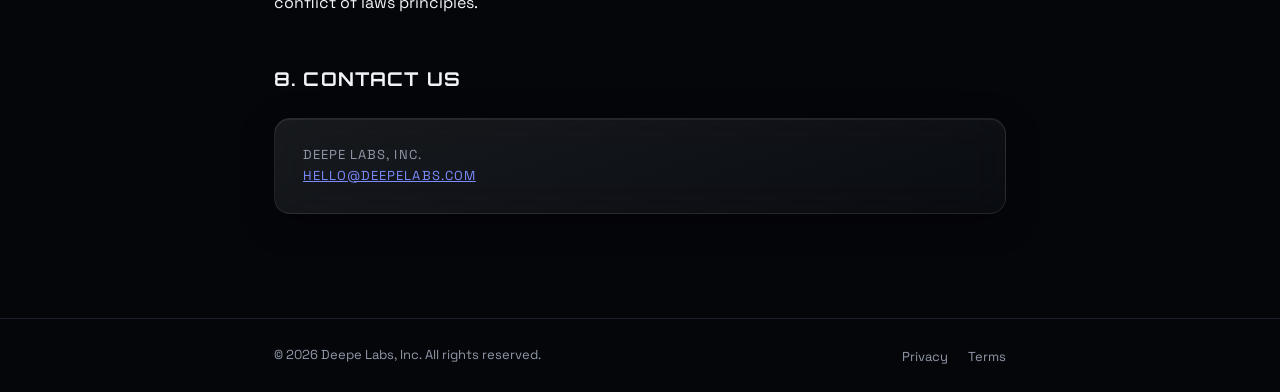
<file: terms.html>
<!doctype html>
<html lang="en">
<head>
<meta charset="utf-8">
<meta name="viewport" content="width=device-width, initial-scale=1">
<title>Terms of Service — Deepe Labs, Inc.</title>
<link rel="icon" type="image/png" href="favicon-32.png">
<link rel="apple-touch-icon" href="apple-touch-icon.png">
<link rel="preconnect" href="https://fonts.googleapis.com">
<link rel="preconnect" href="https://fonts.gstatic.com" crossorigin>
<link href="https://fonts.googleapis.com/css2?family=Orbitron:wght@600;700;800&family=Space+Grotesk:wght@400;500;700&display=swap" rel="stylesheet">
<link rel="stylesheet" href="style.css">
</head>
<body>
<canvas id="bg-canvas" aria-hidden="true"></canvas>
<header class="site-header">
  <div class="wrap">
    <a class="brand" href="index.html"><img src="assets/logo-64.png" alt="" class="brand-mark">Deepe Labs</a>
    <button class="nav-toggle" id="nav-toggle" type="button" aria-expanded="false" aria-controls="site-nav" aria-label="Open menu">
      <span class="nav-toggle-bar"></span>
      <span class="nav-toggle-bar"></span>
      <span class="nav-toggle-bar"></span>
    </button>
    <nav class="site-nav" id="site-nav">
      <a href="index.html">Home</a>
      <a href="products.html">Products</a>
      <a href="about.html">About</a>
      <a href="contact.html">Contact</a>
    </nav>
  </div>
</header>

<main class="plain">
  <div class="wrap">
    <h1 class="compact">Terms of Service</h1>
    <p class="meta">Effective date: September 11, 2026</p>

    <p>These Terms of Service ("Terms") govern your access to and use of this corporate website, deepelabs.com (the "Site"), published by Deepe Labs, Inc. ("Deepe Labs," "we," "us," or "our"). They do not cover our mobile applications or other products, such as Deepe, which are governed by their own separate terms made available within those applications. By accessing or using the Site, you agree to be bound by these Terms.</p>

    <h2>1. Acceptable Use</h2>
    <p>You agree not to:</p>
    <ul>
      <li>Use the Site for any unlawful purpose or in violation of applicable regulations.</li>
      <li>Attempt to gain unauthorized access to the Site or related systems.</li>
      <li>Interfere with or disrupt the integrity or performance of the Site.</li>
      <li>Scrape, reverse engineer, or attempt to extract source code from the Site, except where permitted by law.</li>
    </ul>

    <h2>2. Intellectual Property</h2>
    <p>The Site, including its text, graphics, design, and other materials, is owned by Deepe Labs or our licensors and is protected by intellectual property laws. These Terms do not grant you any rights to our trademarks, logos, or brand features.</p>

    <h2>3. Third-Party Services</h2>
    <p>The Site may load resources from or link to third-party services, such as font providers. We are not responsible for the content, policies, or practices of third parties.</p>

    <h2>4. Disclaimers</h2>
    <p>The Site is provided "as is" and "as available," without warranties of any kind, express or implied, including warranties of merchantability, fitness for a particular purpose, and non-infringement. We do not warrant that the Site will be uninterrupted or error-free.</p>

    <h2>5. Limitation of Liability</h2>
    <p>To the maximum extent permitted by law, Deepe Labs will not be liable for any indirect, incidental, special, consequential, or punitive damages arising out of or related to your use of the Site.</p>

    <h2>6. Changes to These Terms</h2>
    <p>We may update these Terms from time to time. Material changes will be reflected by an updated effective date at the top of this page. Continued use of the Site after changes take effect constitutes acceptance of the revised Terms.</p>

    <h2>7. Governing Law</h2>
    <p>These Terms are governed by the laws of the State of Utah, United States, without regard to its conflict of laws principles.</p>

    <h2>8. Contact Us</h2>
    <div class="card">
      <p style="margin-bottom:0;">Deepe Labs, Inc.<br>
      <a href="mailto:hello@deepelabs.com">hello@deepelabs.com</a></p>
    </div>
  </div>
</main>

<footer class="site-footer">
  <div class="wrap">
    <span class="copyright">&copy; 2026 Deepe Labs, Inc. All rights reserved.</span>
    <div>
      <a href="privacy.html">Privacy</a>
      <a href="terms.html">Terms</a>
    </div>
  </div>
</footer>
<script src="starfield.js"></script>
<script src="nav-toggle.js"></script>
</body>
</html>
</file>
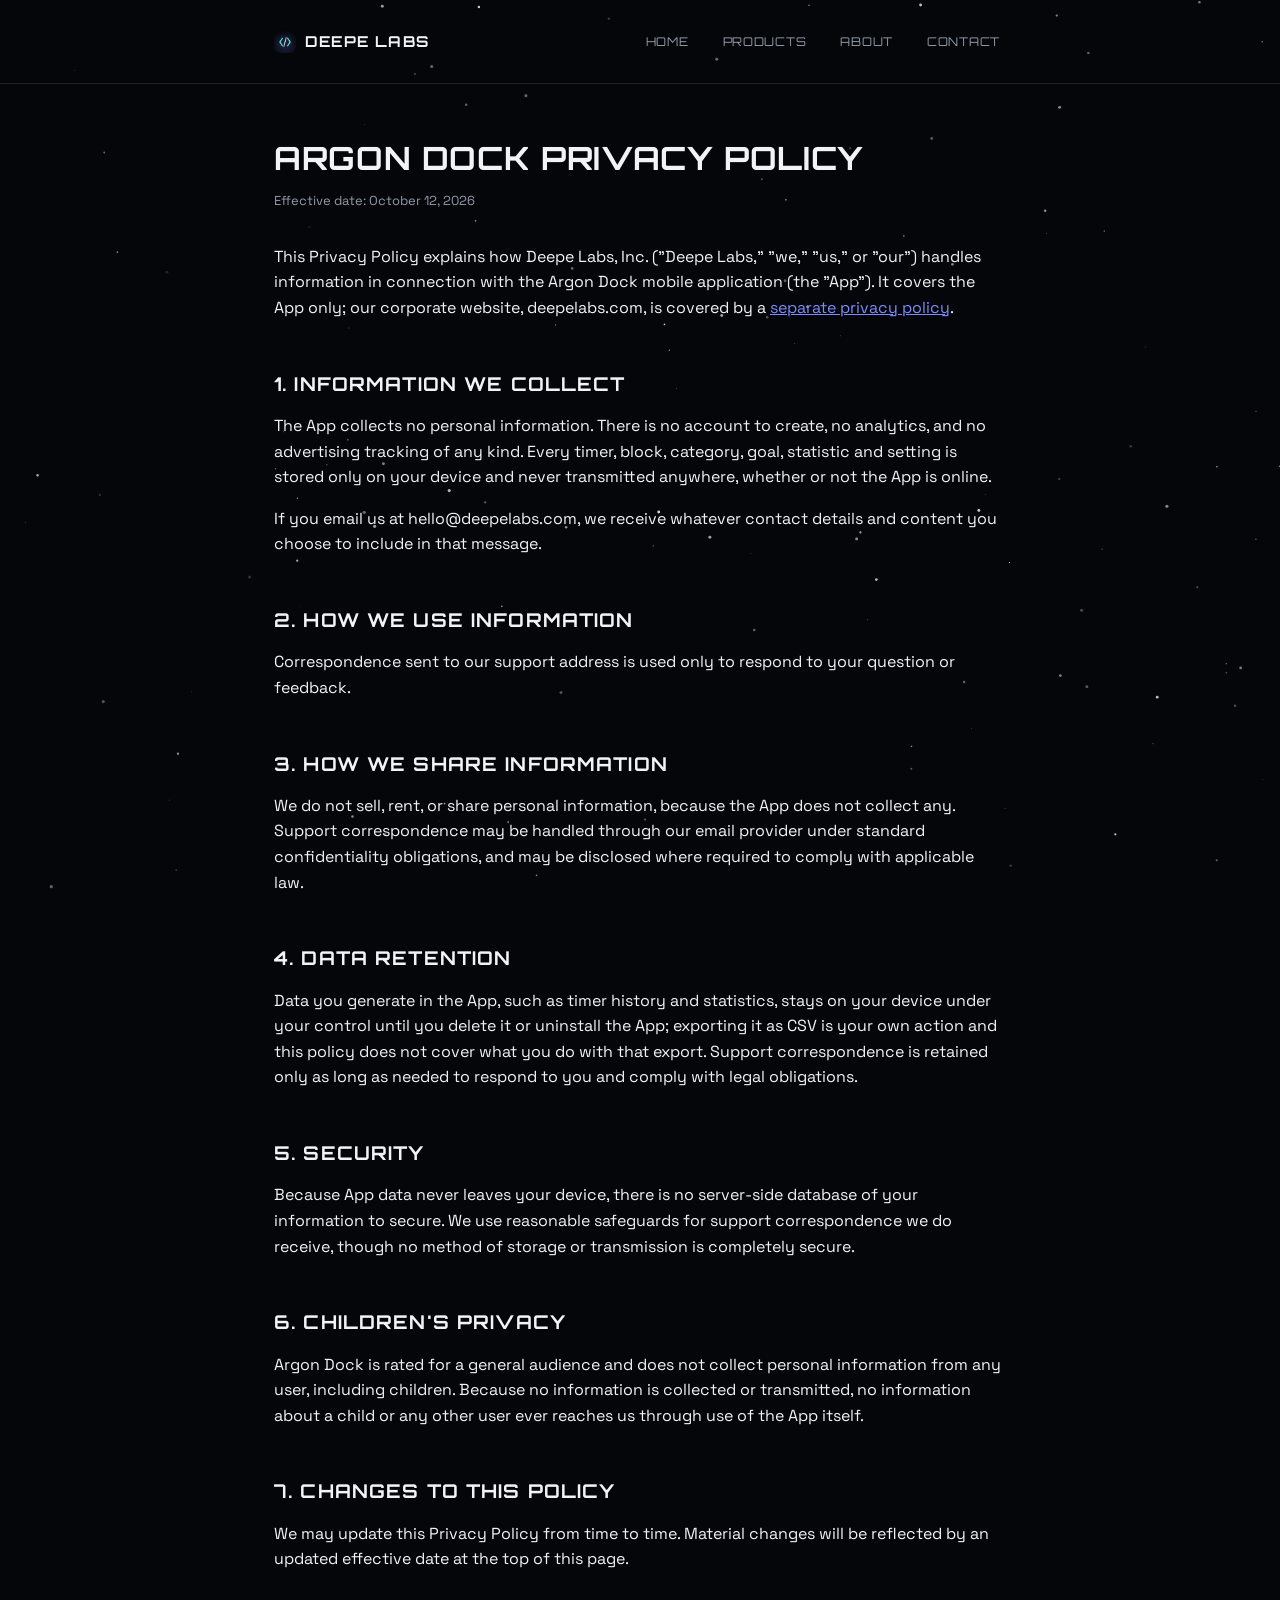
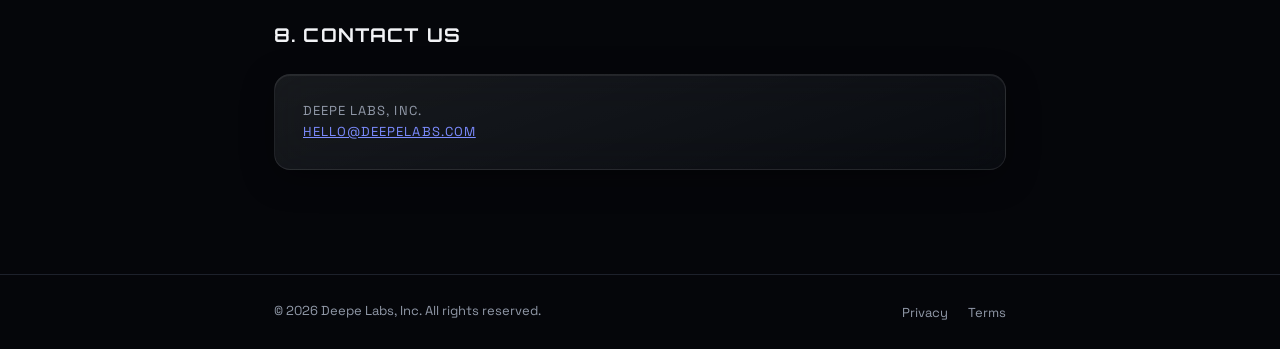
<file: products/argondock/privacy.html>
<!doctype html>
<html lang="en">
<head>
<meta charset="utf-8">
<meta name="viewport" content="width=device-width, initial-scale=1">
<title>Privacy Policy — Argon Dock — Deepe Labs, Inc.</title>
<link rel="icon" type="image/png" href="../../favicon-32.png">
<link rel="apple-touch-icon" href="../../apple-touch-icon.png">
<link rel="preconnect" href="https://fonts.googleapis.com">
<link rel="preconnect" href="https://fonts.gstatic.com" crossorigin>
<link href="https://fonts.googleapis.com/css2?family=Orbitron:wght@600;700;800&family=Space+Grotesk:wght@400;500;700&display=swap" rel="stylesheet">
<link rel="stylesheet" href="../../style.css">
</head>
<body>
<canvas id="bg-canvas" aria-hidden="true"></canvas>
<header class="site-header">
  <div class="wrap">
    <a class="brand" href="../../index.html"><img src="../../assets/logo-64.png" alt="" class="brand-mark">Deepe Labs</a>
    <button class="nav-toggle" id="nav-toggle" type="button" aria-expanded="false" aria-controls="site-nav" aria-label="Open menu">
      <span class="nav-toggle-bar"></span>
      <span class="nav-toggle-bar"></span>
      <span class="nav-toggle-bar"></span>
    </button>
    <nav class="site-nav" id="site-nav">
      <a href="../../index.html">Home</a>
      <a href="../../products.html">Products</a>
      <a href="../../about.html">About</a>
      <a href="../../contact.html">Contact</a>
    </nav>
  </div>
</header>

<main class="plain">
  <div class="wrap">
    <h1 class="compact">Argon Dock Privacy Policy</h1>
    <p class="meta">Effective date: October 12, 2026</p>

    <p>This Privacy Policy explains how Deepe Labs, Inc. ("Deepe Labs," "we," "us," or "our") handles information in connection with the Argon Dock mobile application (the "App"). It covers the App only; our corporate website, deepelabs.com, is covered by a <a href="../../privacy.html">separate privacy policy</a>.</p>

    <h2>1. Information We Collect</h2>
    <p>The App collects no personal information. There is no account to create, no analytics, and no advertising tracking of any kind. Every timer, block, category, goal, statistic and setting is stored only on your device and never transmitted anywhere, whether or not the App is online.</p>
    <p>If you email us at hello@deepelabs.com, we receive whatever contact details and content you choose to include in that message.</p>

    <h2>2. How We Use Information</h2>
    <p>Correspondence sent to our support address is used only to respond to your question or feedback.</p>

    <h2>3. How We Share Information</h2>
    <p>We do not sell, rent, or share personal information, because the App does not collect any. Support correspondence may be handled through our email provider under standard confidentiality obligations, and may be disclosed where required to comply with applicable law.</p>

    <h2>4. Data Retention</h2>
    <p>Data you generate in the App, such as timer history and statistics, stays on your device under your control until you delete it or uninstall the App; exporting it as CSV is your own action and this policy does not cover what you do with that export. Support correspondence is retained only as long as needed to respond to you and comply with legal obligations.</p>

    <h2>5. Security</h2>
    <p>Because App data never leaves your device, there is no server-side database of your information to secure. We use reasonable safeguards for support correspondence we do receive, though no method of storage or transmission is completely secure.</p>

    <h2>6. Children's Privacy</h2>
    <p>Argon Dock is rated for a general audience and does not collect personal information from any user, including children. Because no information is collected or transmitted, no information about a child or any other user ever reaches us through use of the App itself.</p>

    <h2>7. Changes to This Policy</h2>
    <p>We may update this Privacy Policy from time to time. Material changes will be reflected by an updated effective date at the top of this page.</p>

    <h2>8. Contact Us</h2>
    <div class="card">
      <p style="margin-bottom:0;">Deepe Labs, Inc.<br>
      <a href="mailto:hello@deepelabs.com">hello@deepelabs.com</a></p>
    </div>
  </div>
</main>

<footer class="site-footer">
  <div class="wrap">
    <span class="copyright">&copy; 2026 Deepe Labs, Inc. All rights reserved.</span>
    <div>
      <a href="../../privacy.html">Privacy</a>
      <a href="../../terms.html">Terms</a>
    </div>
  </div>
</footer>
<script src="../../starfield.js"></script>
<script src="../../nav-toggle.js"></script>
</body>
</html>
</file>
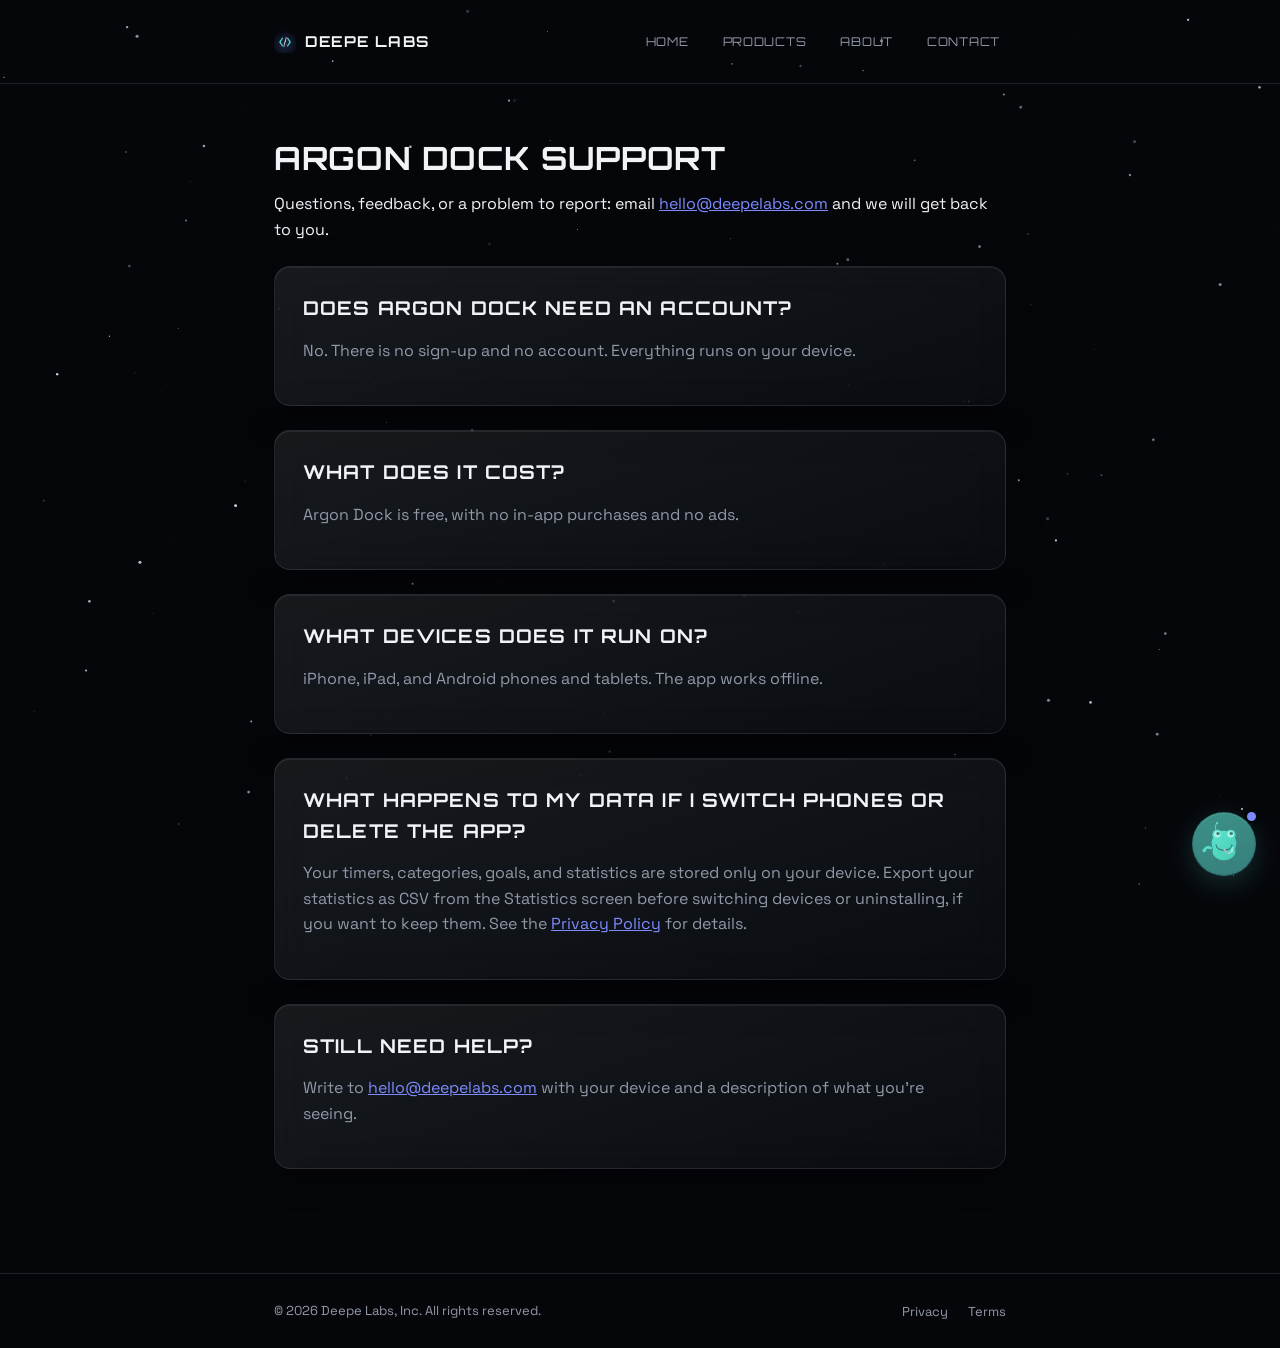
<file: products/argondock/support.html>
<!doctype html>
<html lang="en">
<head>
<meta charset="utf-8">
<meta name="viewport" content="width=device-width, initial-scale=1">
<title>Support — Argon Dock — Deepe Labs, Inc.</title>
<link rel="icon" type="image/png" href="../../favicon-32.png">
<link rel="apple-touch-icon" href="../../apple-touch-icon.png">
<meta name="description" content="Support for Argon Dock, a focus timer for the phone or tablet on your desk.">
<link rel="preconnect" href="https://fonts.googleapis.com">
<link rel="preconnect" href="https://fonts.gstatic.com" crossorigin>
<link href="https://fonts.googleapis.com/css2?family=Orbitron:wght@600;700;800&family=Space+Grotesk:wght@400;500;700&display=swap" rel="stylesheet">
<link rel="stylesheet" href="../../style.css">
</head>
<body>
<canvas id="bg-canvas" aria-hidden="true"></canvas>
<header class="site-header">
  <div class="wrap">
    <a class="brand" href="../../index.html"><img src="../../assets/logo-64.png" alt="" class="brand-mark">Deepe Labs</a>
    <button class="nav-toggle" id="nav-toggle" type="button" aria-expanded="false" aria-controls="site-nav" aria-label="Open menu">
      <span class="nav-toggle-bar"></span>
      <span class="nav-toggle-bar"></span>
      <span class="nav-toggle-bar"></span>
    </button>
    <nav class="site-nav" id="site-nav">
      <a href="../../index.html">Home</a>
      <a href="../../products.html">Products</a>
      <a href="../../about.html">About</a>
      <a href="../../contact.html">Contact</a>
    </nav>
  </div>
</header>

<main class="plain">
  <div class="wrap">
    <h1 class="compact">Argon Dock Support</h1>
    <p>Questions, feedback, or a problem to report: email <a href="mailto:hello@deepelabs.com">hello@deepelabs.com</a> and we will get back to you.</p>

    <div class="section">
      <h2>Does Argon Dock need an account?</h2>
      <p>No. There is no sign-up and no account. Everything runs on your device.</p>
    </div>

    <div class="section">
      <h2>What does it cost?</h2>
      <p>Argon Dock is free, with no in-app purchases and no ads.</p>
    </div>

    <div class="section">
      <h2>What devices does it run on?</h2>
      <p>iPhone, iPad, and Android phones and tablets. The app works offline.</p>
    </div>

    <div class="section">
      <h2>What happens to my data if I switch phones or delete the app?</h2>
      <p>Your timers, categories, goals, and statistics are stored only on your device. Export your statistics as CSV from the Statistics screen before switching devices or uninstalling, if you want to keep them. See the <a href="privacy.html">Privacy Policy</a> for details.</p>
    </div>

    <div class="section">
      <h2>Still need help?</h2>
      <p>Write to <a href="mailto:hello@deepelabs.com">hello@deepelabs.com</a> with your device and a description of what you're seeing.</p>
    </div>
  </div>
</main>

<footer class="site-footer">
  <div class="wrap">
    <span class="copyright">&copy; 2026 Deepe Labs, Inc. All rights reserved.</span>
    <div>
      <a href="../../privacy.html">Privacy</a>
      <a href="../../terms.html">Terms</a>
    </div>
  </div>
</footer>
<script src="../../starfield.js"></script>
<script src="../../nav-toggle.js"></script>
<script src="../../deepe-frog.js"></script>
</body>
</html>
</file>
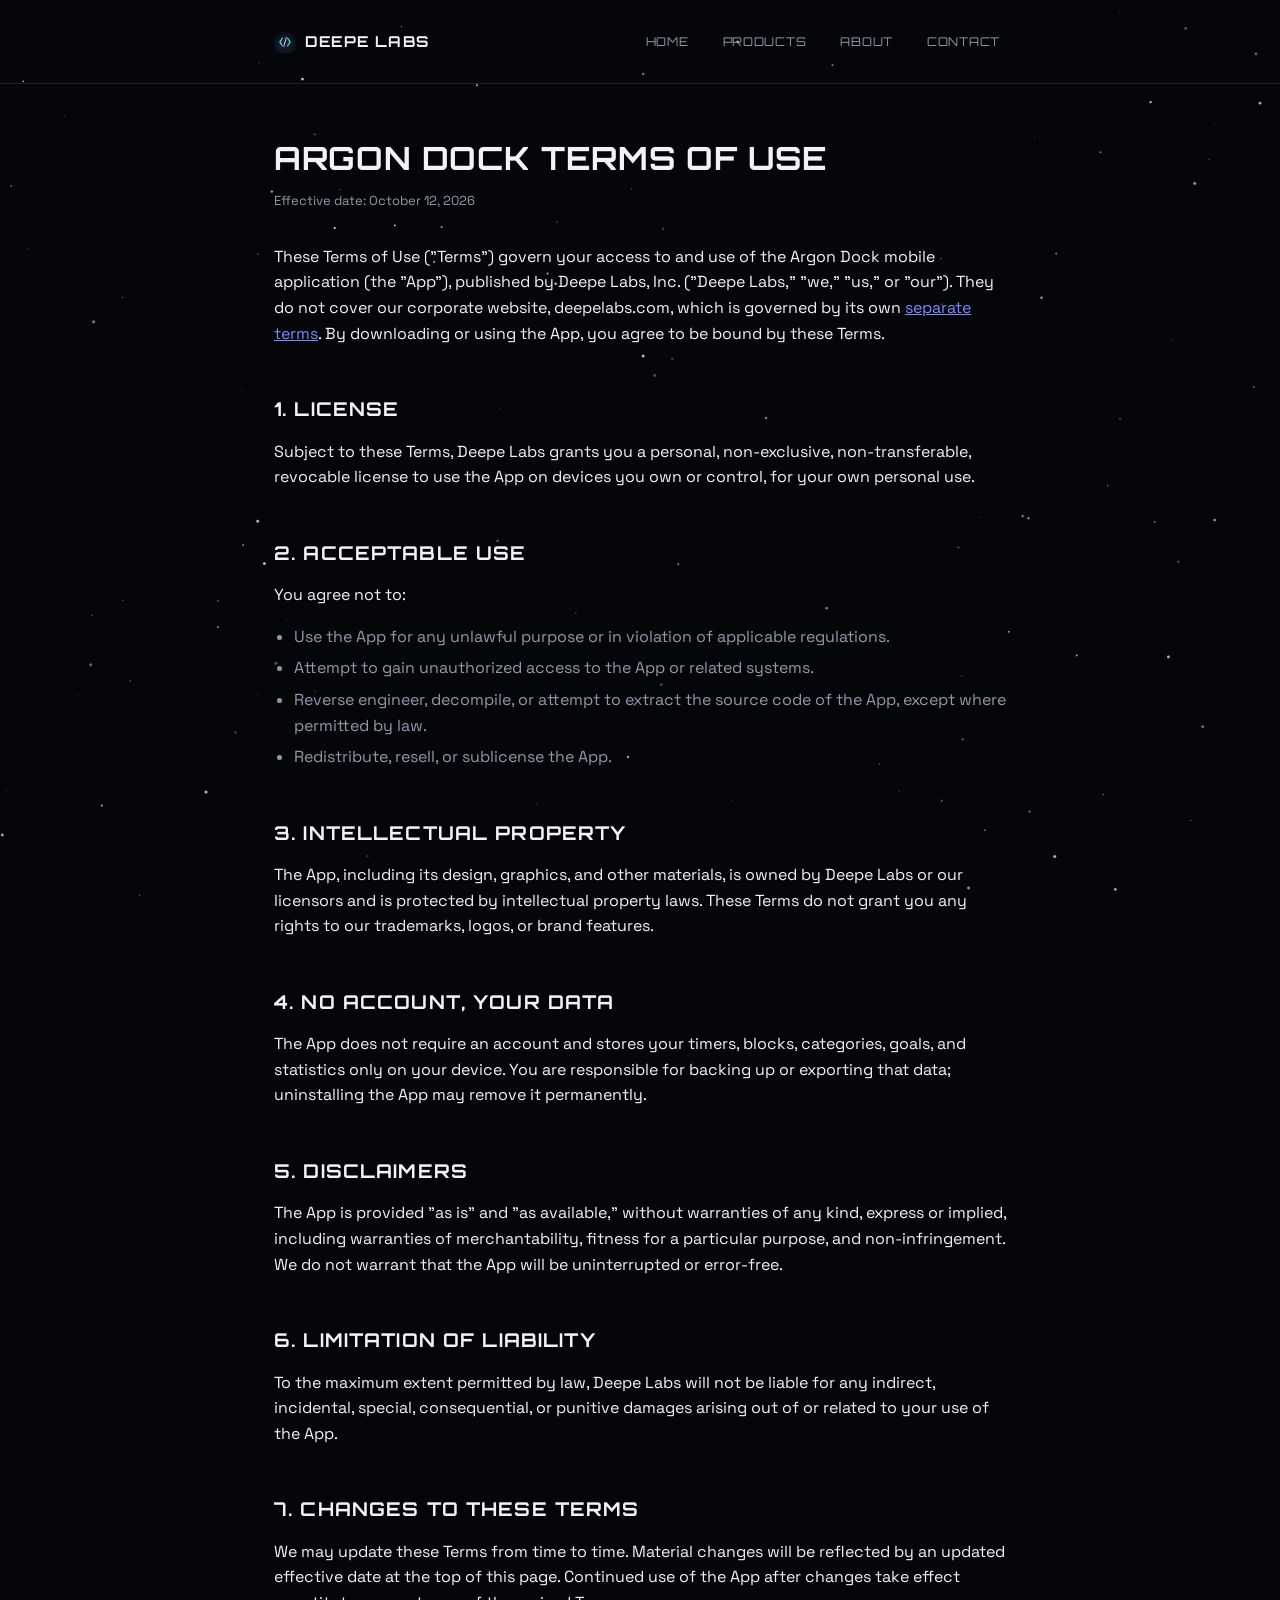
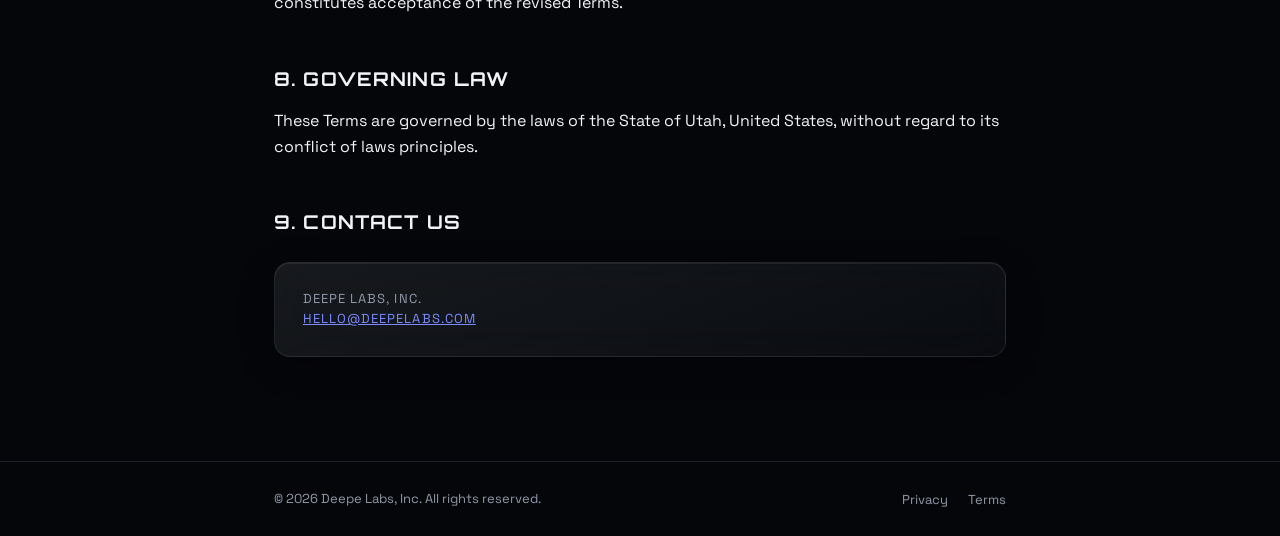
<file: products/argondock/terms.html>
<!doctype html>
<html lang="en">
<head>
<meta charset="utf-8">
<meta name="viewport" content="width=device-width, initial-scale=1">
<title>Terms of Use — Argon Dock — Deepe Labs, Inc.</title>
<link rel="icon" type="image/png" href="../../favicon-32.png">
<link rel="apple-touch-icon" href="../../apple-touch-icon.png">
<link rel="preconnect" href="https://fonts.googleapis.com">
<link rel="preconnect" href="https://fonts.gstatic.com" crossorigin>
<link href="https://fonts.googleapis.com/css2?family=Orbitron:wght@600;700;800&family=Space+Grotesk:wght@400;500;700&display=swap" rel="stylesheet">
<link rel="stylesheet" href="../../style.css">
</head>
<body>
<canvas id="bg-canvas" aria-hidden="true"></canvas>
<header class="site-header">
  <div class="wrap">
    <a class="brand" href="../../index.html"><img src="../../assets/logo-64.png" alt="" class="brand-mark">Deepe Labs</a>
    <button class="nav-toggle" id="nav-toggle" type="button" aria-expanded="false" aria-controls="site-nav" aria-label="Open menu">
      <span class="nav-toggle-bar"></span>
      <span class="nav-toggle-bar"></span>
      <span class="nav-toggle-bar"></span>
    </button>
    <nav class="site-nav" id="site-nav">
      <a href="../../index.html">Home</a>
      <a href="../../products.html">Products</a>
      <a href="../../about.html">About</a>
      <a href="../../contact.html">Contact</a>
    </nav>
  </div>
</header>

<main class="plain">
  <div class="wrap">
    <h1 class="compact">Argon Dock Terms of Use</h1>
    <p class="meta">Effective date: October 12, 2026</p>

    <p>These Terms of Use ("Terms") govern your access to and use of the Argon Dock mobile application (the "App"), published by Deepe Labs, Inc. ("Deepe Labs," "we," "us," or "our"). They do not cover our corporate website, deepelabs.com, which is governed by its own <a href="../../terms.html">separate terms</a>. By downloading or using the App, you agree to be bound by these Terms.</p>

    <h2>1. License</h2>
    <p>Subject to these Terms, Deepe Labs grants you a personal, non-exclusive, non-transferable, revocable license to use the App on devices you own or control, for your own personal use.</p>

    <h2>2. Acceptable Use</h2>
    <p>You agree not to:</p>
    <ul>
      <li>Use the App for any unlawful purpose or in violation of applicable regulations.</li>
      <li>Attempt to gain unauthorized access to the App or related systems.</li>
      <li>Reverse engineer, decompile, or attempt to extract the source code of the App, except where permitted by law.</li>
      <li>Redistribute, resell, or sublicense the App.</li>
    </ul>

    <h2>3. Intellectual Property</h2>
    <p>The App, including its design, graphics, and other materials, is owned by Deepe Labs or our licensors and is protected by intellectual property laws. These Terms do not grant you any rights to our trademarks, logos, or brand features.</p>

    <h2>4. No Account, Your Data</h2>
    <p>The App does not require an account and stores your timers, blocks, categories, goals, and statistics only on your device. You are responsible for backing up or exporting that data; uninstalling the App may remove it permanently.</p>

    <h2>5. Disclaimers</h2>
    <p>The App is provided "as is" and "as available," without warranties of any kind, express or implied, including warranties of merchantability, fitness for a particular purpose, and non-infringement. We do not warrant that the App will be uninterrupted or error-free.</p>

    <h2>6. Limitation of Liability</h2>
    <p>To the maximum extent permitted by law, Deepe Labs will not be liable for any indirect, incidental, special, consequential, or punitive damages arising out of or related to your use of the App.</p>

    <h2>7. Changes to These Terms</h2>
    <p>We may update these Terms from time to time. Material changes will be reflected by an updated effective date at the top of this page. Continued use of the App after changes take effect constitutes acceptance of the revised Terms.</p>

    <h2>8. Governing Law</h2>
    <p>These Terms are governed by the laws of the State of Utah, United States, without regard to its conflict of laws principles.</p>

    <h2>9. Contact Us</h2>
    <div class="card">
      <p style="margin-bottom:0;">Deepe Labs, Inc.<br>
      <a href="mailto:hello@deepelabs.com">hello@deepelabs.com</a></p>
    </div>
  </div>
</main>

<footer class="site-footer">
  <div class="wrap">
    <span class="copyright">&copy; 2026 Deepe Labs, Inc. All rights reserved.</span>
    <div>
      <a href="../../privacy.html">Privacy</a>
      <a href="../../terms.html">Terms</a>
    </div>
  </div>
</footer>
<script src="../../starfield.js"></script>
<script src="../../nav-toggle.js"></script>
</body>
</html>
</file>
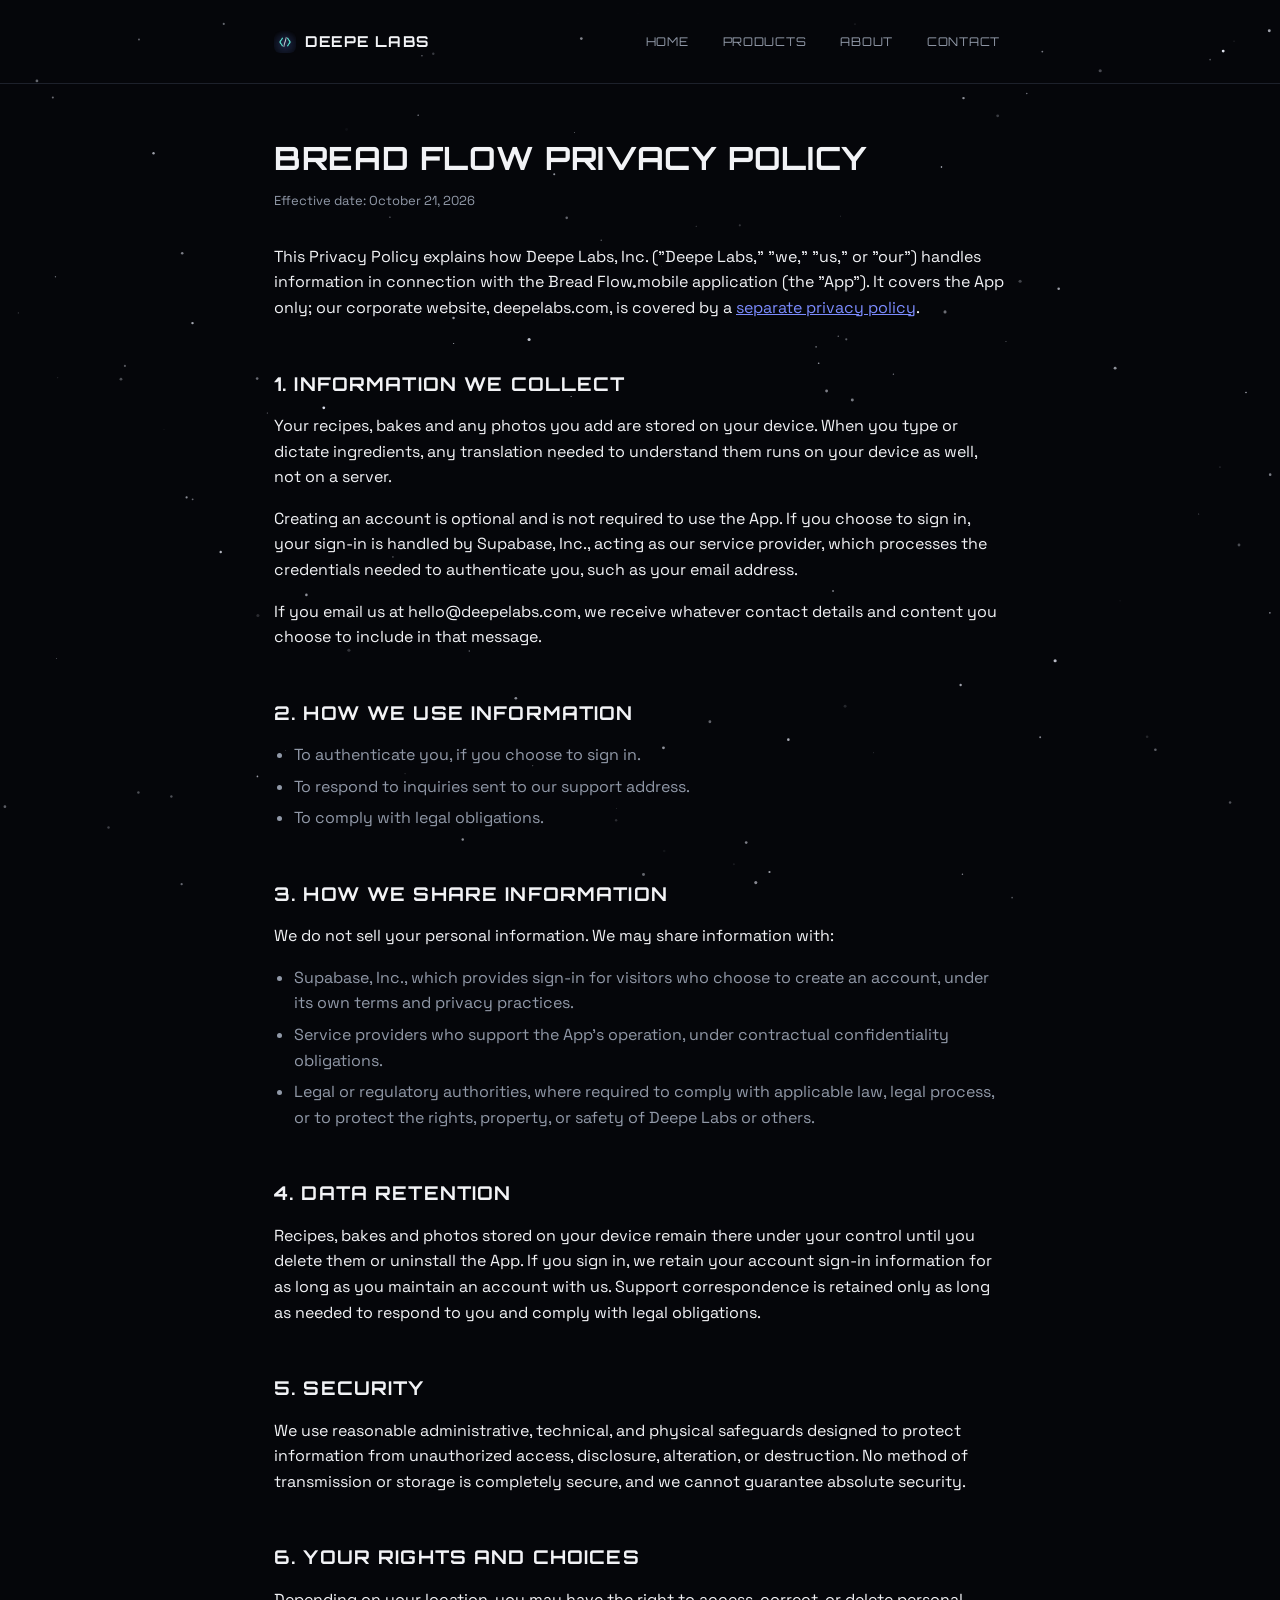
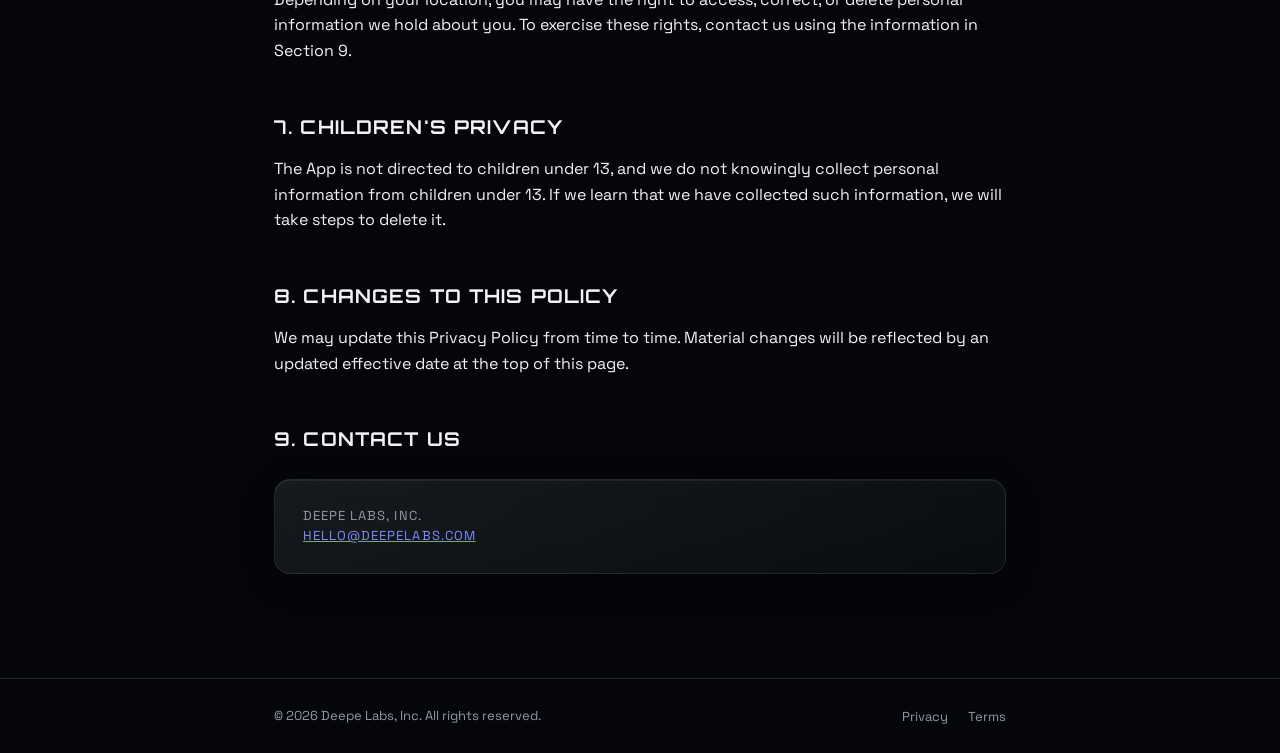
<file: products/breadflow/privacy.html>
<!doctype html>
<html lang="en">
<head>
<meta charset="utf-8">
<meta name="viewport" content="width=device-width, initial-scale=1">
<title>Privacy Policy — Bread Flow — Deepe Labs, Inc.</title>
<link rel="icon" type="image/png" href="../../favicon-32.png">
<link rel="apple-touch-icon" href="../../apple-touch-icon.png">
<link rel="preconnect" href="https://fonts.googleapis.com">
<link rel="preconnect" href="https://fonts.gstatic.com" crossorigin>
<link href="https://fonts.googleapis.com/css2?family=Orbitron:wght@600;700;800&family=Space+Grotesk:wght@400;500;700&display=swap" rel="stylesheet">
<link rel="stylesheet" href="../../style.css">
</head>
<body>
<canvas id="bg-canvas" aria-hidden="true"></canvas>
<header class="site-header">
  <div class="wrap">
    <a class="brand" href="../../index.html"><img src="../../assets/logo-64.png" alt="" class="brand-mark">Deepe Labs</a>
    <button class="nav-toggle" id="nav-toggle" type="button" aria-expanded="false" aria-controls="site-nav" aria-label="Open menu">
      <span class="nav-toggle-bar"></span>
      <span class="nav-toggle-bar"></span>
      <span class="nav-toggle-bar"></span>
    </button>
    <nav class="site-nav" id="site-nav">
      <a href="../../index.html">Home</a>
      <a href="../../products.html">Products</a>
      <a href="../../about.html">About</a>
      <a href="../../contact.html">Contact</a>
    </nav>
  </div>
</header>

<main class="plain">
  <div class="wrap">
    <h1 class="compact">Bread Flow Privacy Policy</h1>
    <p class="meta">Effective date: October 21, 2026</p>

    <p>This Privacy Policy explains how Deepe Labs, Inc. ("Deepe Labs," "we," "us," or "our") handles information in connection with the Bread Flow mobile application (the "App"). It covers the App only; our corporate website, deepelabs.com, is covered by a <a href="../../privacy.html">separate privacy policy</a>.</p>

    <h2>1. Information We Collect</h2>
    <p>Your recipes, bakes and any photos you add are stored on your device. When you type or dictate ingredients, any translation needed to understand them runs on your device as well, not on a server.</p>
    <p>Creating an account is optional and is not required to use the App. If you choose to sign in, your sign-in is handled by Supabase, Inc., acting as our service provider, which processes the credentials needed to authenticate you, such as your email address.</p>
    <p>If you email us at hello@deepelabs.com, we receive whatever contact details and content you choose to include in that message.</p>

    <h2>2. How We Use Information</h2>
    <ul>
      <li>To authenticate you, if you choose to sign in.</li>
      <li>To respond to inquiries sent to our support address.</li>
      <li>To comply with legal obligations.</li>
    </ul>

    <h2>3. How We Share Information</h2>
    <p>We do not sell your personal information. We may share information with:</p>
    <ul>
      <li>Supabase, Inc., which provides sign-in for visitors who choose to create an account, under its own terms and privacy practices.</li>
      <li>Service providers who support the App's operation, under contractual confidentiality obligations.</li>
      <li>Legal or regulatory authorities, where required to comply with applicable law, legal process, or to protect the rights, property, or safety of Deepe Labs or others.</li>
    </ul>

    <h2>4. Data Retention</h2>
    <p>Recipes, bakes and photos stored on your device remain there under your control until you delete them or uninstall the App. If you sign in, we retain your account sign-in information for as long as you maintain an account with us. Support correspondence is retained only as long as needed to respond to you and comply with legal obligations.</p>

    <h2>5. Security</h2>
    <p>We use reasonable administrative, technical, and physical safeguards designed to protect information from unauthorized access, disclosure, alteration, or destruction. No method of transmission or storage is completely secure, and we cannot guarantee absolute security.</p>

    <h2>6. Your Rights and Choices</h2>
    <p>Depending on your location, you may have the right to access, correct, or delete personal information we hold about you. To exercise these rights, contact us using the information in Section 9.</p>

    <h2>7. Children's Privacy</h2>
    <p>The App is not directed to children under 13, and we do not knowingly collect personal information from children under 13. If we learn that we have collected such information, we will take steps to delete it.</p>

    <h2>8. Changes to This Policy</h2>
    <p>We may update this Privacy Policy from time to time. Material changes will be reflected by an updated effective date at the top of this page.</p>

    <h2>9. Contact Us</h2>
    <div class="card">
      <p style="margin-bottom:0;">Deepe Labs, Inc.<br>
      <a href="mailto:hello@deepelabs.com">hello@deepelabs.com</a></p>
    </div>
  </div>
</main>

<footer class="site-footer">
  <div class="wrap">
    <span class="copyright">&copy; 2026 Deepe Labs, Inc. All rights reserved.</span>
    <div>
      <a href="../../privacy.html">Privacy</a>
      <a href="../../terms.html">Terms</a>
    </div>
  </div>
</footer>
<script src="../../starfield.js"></script>
<script src="../../nav-toggle.js"></script>
</body>
</html>
</file>
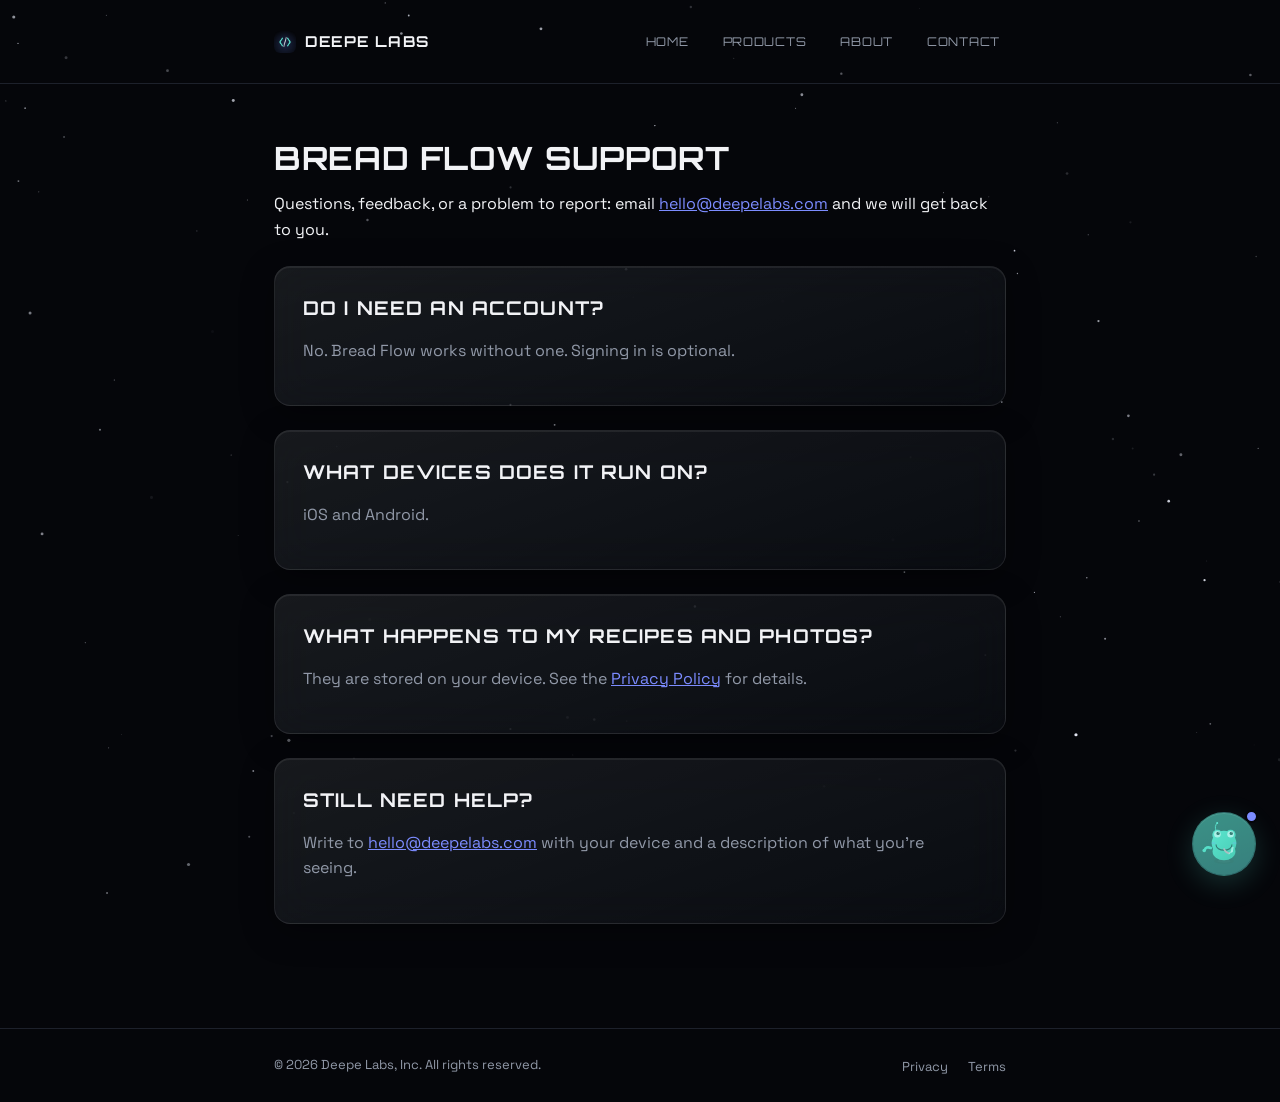
<file: products/breadflow/support.html>
<!doctype html>
<html lang="en">
<head>
<meta charset="utf-8">
<meta name="viewport" content="width=device-width, initial-scale=1">
<title>Support — Bread Flow — Deepe Labs, Inc.</title>
<link rel="icon" type="image/png" href="../../favicon-32.png">
<link rel="apple-touch-icon" href="../../apple-touch-icon.png">
<meta name="description" content="Support for Bread Flow, guided bread baking for iOS and Android.">
<link rel="preconnect" href="https://fonts.googleapis.com">
<link rel="preconnect" href="https://fonts.gstatic.com" crossorigin>
<link href="https://fonts.googleapis.com/css2?family=Orbitron:wght@600;700;800&family=Space+Grotesk:wght@400;500;700&display=swap" rel="stylesheet">
<link rel="stylesheet" href="../../style.css">
</head>
<body>
<canvas id="bg-canvas" aria-hidden="true"></canvas>
<header class="site-header">
  <div class="wrap">
    <a class="brand" href="../../index.html"><img src="../../assets/logo-64.png" alt="" class="brand-mark">Deepe Labs</a>
    <button class="nav-toggle" id="nav-toggle" type="button" aria-expanded="false" aria-controls="site-nav" aria-label="Open menu">
      <span class="nav-toggle-bar"></span>
      <span class="nav-toggle-bar"></span>
      <span class="nav-toggle-bar"></span>
    </button>
    <nav class="site-nav" id="site-nav">
      <a href="../../index.html">Home</a>
      <a href="../../products.html">Products</a>
      <a href="../../about.html">About</a>
      <a href="../../contact.html">Contact</a>
    </nav>
  </div>
</header>

<main class="plain">
  <div class="wrap">
    <h1 class="compact">Bread Flow Support</h1>
    <p>Questions, feedback, or a problem to report: email <a href="mailto:hello@deepelabs.com">hello@deepelabs.com</a> and we will get back to you.</p>

    <div class="section">
      <h2>Do I need an account?</h2>
      <p>No. Bread Flow works without one. Signing in is optional.</p>
    </div>

    <div class="section">
      <h2>What devices does it run on?</h2>
      <p>iOS and Android.</p>
    </div>

    <div class="section">
      <h2>What happens to my recipes and photos?</h2>
      <p>They are stored on your device. See the <a href="privacy.html">Privacy Policy</a> for details.</p>
    </div>

    <div class="section">
      <h2>Still need help?</h2>
      <p>Write to <a href="mailto:hello@deepelabs.com">hello@deepelabs.com</a> with your device and a description of what you're seeing.</p>
    </div>
  </div>
</main>

<footer class="site-footer">
  <div class="wrap">
    <span class="copyright">&copy; 2026 Deepe Labs, Inc. All rights reserved.</span>
    <div>
      <a href="../../privacy.html">Privacy</a>
      <a href="../../terms.html">Terms</a>
    </div>
  </div>
</footer>
<script src="../../starfield.js"></script>
<script src="../../nav-toggle.js"></script>
<script src="../../deepe-frog.js"></script>
</body>
</html>
</file>
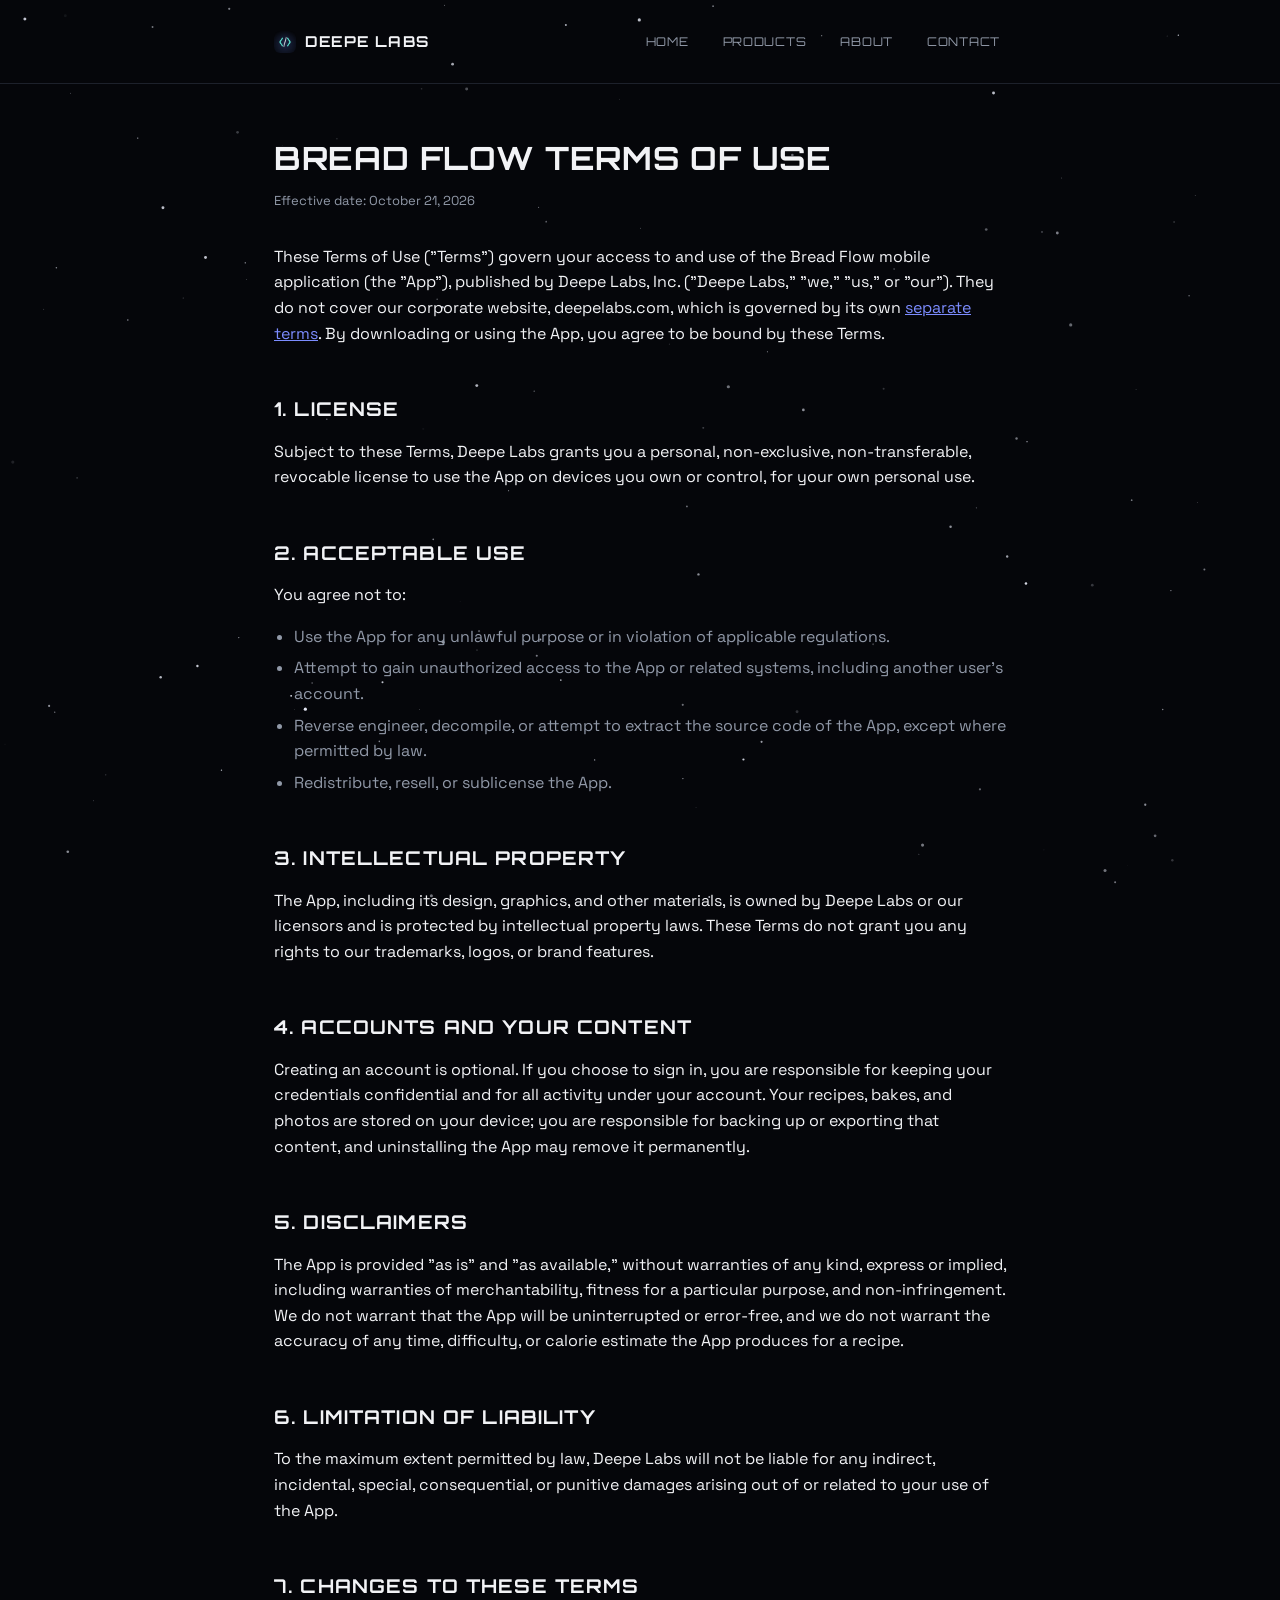
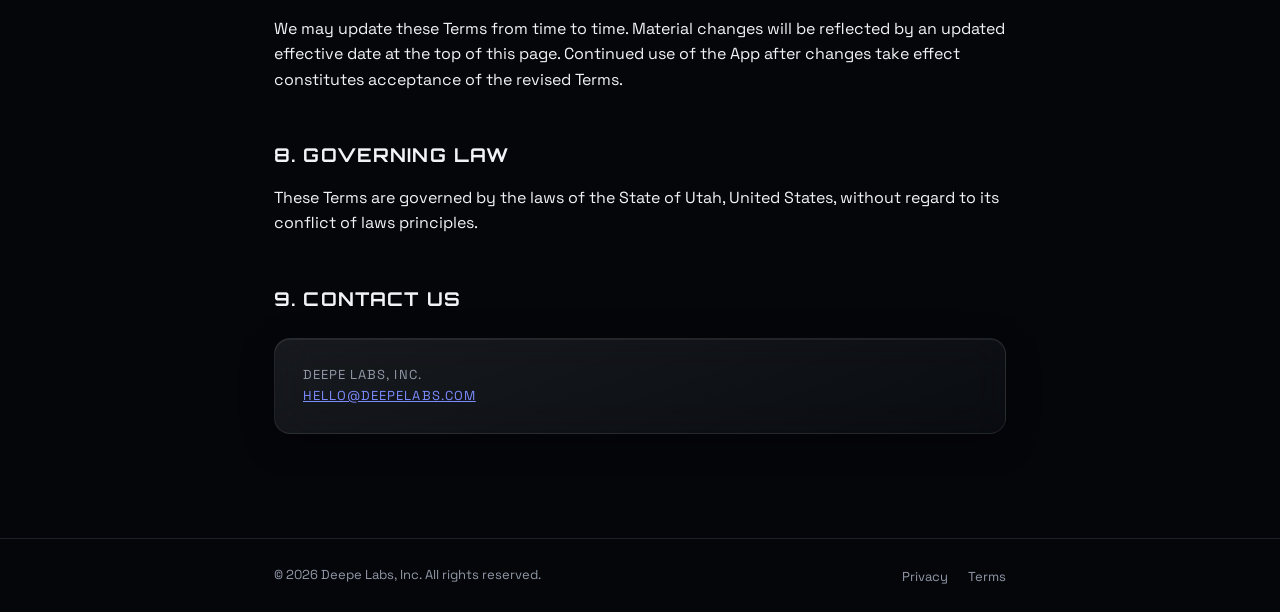
<file: products/breadflow/terms.html>
<!doctype html>
<html lang="en">
<head>
<meta charset="utf-8">
<meta name="viewport" content="width=device-width, initial-scale=1">
<title>Terms of Use — Bread Flow — Deepe Labs, Inc.</title>
<link rel="icon" type="image/png" href="../../favicon-32.png">
<link rel="apple-touch-icon" href="../../apple-touch-icon.png">
<link rel="preconnect" href="https://fonts.googleapis.com">
<link rel="preconnect" href="https://fonts.gstatic.com" crossorigin>
<link href="https://fonts.googleapis.com/css2?family=Orbitron:wght@600;700;800&family=Space+Grotesk:wght@400;500;700&display=swap" rel="stylesheet">
<link rel="stylesheet" href="../../style.css">
</head>
<body>
<canvas id="bg-canvas" aria-hidden="true"></canvas>
<header class="site-header">
  <div class="wrap">
    <a class="brand" href="../../index.html"><img src="../../assets/logo-64.png" alt="" class="brand-mark">Deepe Labs</a>
    <button class="nav-toggle" id="nav-toggle" type="button" aria-expanded="false" aria-controls="site-nav" aria-label="Open menu">
      <span class="nav-toggle-bar"></span>
      <span class="nav-toggle-bar"></span>
      <span class="nav-toggle-bar"></span>
    </button>
    <nav class="site-nav" id="site-nav">
      <a href="../../index.html">Home</a>
      <a href="../../products.html">Products</a>
      <a href="../../about.html">About</a>
      <a href="../../contact.html">Contact</a>
    </nav>
  </div>
</header>

<main class="plain">
  <div class="wrap">
    <h1 class="compact">Bread Flow Terms of Use</h1>
    <p class="meta">Effective date: October 21, 2026</p>

    <p>These Terms of Use ("Terms") govern your access to and use of the Bread Flow mobile application (the "App"), published by Deepe Labs, Inc. ("Deepe Labs," "we," "us," or "our"). They do not cover our corporate website, deepelabs.com, which is governed by its own <a href="../../terms.html">separate terms</a>. By downloading or using the App, you agree to be bound by these Terms.</p>

    <h2>1. License</h2>
    <p>Subject to these Terms, Deepe Labs grants you a personal, non-exclusive, non-transferable, revocable license to use the App on devices you own or control, for your own personal use.</p>

    <h2>2. Acceptable Use</h2>
    <p>You agree not to:</p>
    <ul>
      <li>Use the App for any unlawful purpose or in violation of applicable regulations.</li>
      <li>Attempt to gain unauthorized access to the App or related systems, including another user's account.</li>
      <li>Reverse engineer, decompile, or attempt to extract the source code of the App, except where permitted by law.</li>
      <li>Redistribute, resell, or sublicense the App.</li>
    </ul>

    <h2>3. Intellectual Property</h2>
    <p>The App, including its design, graphics, and other materials, is owned by Deepe Labs or our licensors and is protected by intellectual property laws. These Terms do not grant you any rights to our trademarks, logos, or brand features.</p>

    <h2>4. Accounts and Your Content</h2>
    <p>Creating an account is optional. If you choose to sign in, you are responsible for keeping your credentials confidential and for all activity under your account. Your recipes, bakes, and photos are stored on your device; you are responsible for backing up or exporting that content, and uninstalling the App may remove it permanently.</p>

    <h2>5. Disclaimers</h2>
    <p>The App is provided "as is" and "as available," without warranties of any kind, express or implied, including warranties of merchantability, fitness for a particular purpose, and non-infringement. We do not warrant that the App will be uninterrupted or error-free, and we do not warrant the accuracy of any time, difficulty, or calorie estimate the App produces for a recipe.</p>

    <h2>6. Limitation of Liability</h2>
    <p>To the maximum extent permitted by law, Deepe Labs will not be liable for any indirect, incidental, special, consequential, or punitive damages arising out of or related to your use of the App.</p>

    <h2>7. Changes to These Terms</h2>
    <p>We may update these Terms from time to time. Material changes will be reflected by an updated effective date at the top of this page. Continued use of the App after changes take effect constitutes acceptance of the revised Terms.</p>

    <h2>8. Governing Law</h2>
    <p>These Terms are governed by the laws of the State of Utah, United States, without regard to its conflict of laws principles.</p>

    <h2>9. Contact Us</h2>
    <div class="card">
      <p style="margin-bottom:0;">Deepe Labs, Inc.<br>
      <a href="mailto:hello@deepelabs.com">hello@deepelabs.com</a></p>
    </div>
  </div>
</main>

<footer class="site-footer">
  <div class="wrap">
    <span class="copyright">&copy; 2026 Deepe Labs, Inc. All rights reserved.</span>
    <div>
      <a href="../../privacy.html">Privacy</a>
      <a href="../../terms.html">Terms</a>
    </div>
  </div>
</footer>
<script src="../../starfield.js"></script>
<script src="../../nav-toggle.js"></script>
</body>
</html>
</file>
<file: style.css>
:root {
  --bg: #05060a;
  --bg-elevated: #0d0f16;
  --border: #1d212b;
  --text: #f2f3f6;
  --text-muted: #9199a8;
  --accent: #7c8cff;
  --accent-soft: rgba(124, 140, 255, 0.14);
  --glow: #5eead4;
  --accent-fun: #ff90ac;
  --max-width: 780px;
  --font-display: "Orbitron", "Space Grotesk", -apple-system, sans-serif;
  --font-body: "Space Grotesk", -apple-system, BlinkMacSystemFont, "Segoe UI", Helvetica, Arial, sans-serif;
  --glass-bg: linear-gradient(160deg, rgba(255, 255, 255, 0.07), rgba(255, 255, 255, 0.015)), rgba(8, 10, 16, 0.6);
  --glass-bg-solid: #0d0f16;
  --glass-border: rgba(255, 255, 255, 0.09);
  --glass-border-accent: rgba(94, 234, 212, 0.28);
}

* {
  box-sizing: border-box;
}

html {
  color-scheme: dark;
}

body {
  margin: 0;
  padding: 0;
  background: var(--bg);
  color: var(--text);
  font-family: var(--font-body);
  line-height: 1.6;
  -webkit-font-smoothing: antialiased;
}

.wrap {
  max-width: var(--max-width);
  margin: 0 auto;
  padding: 0 24px;
  position: relative;
  z-index: 1;
}

header.site-header {
  border-bottom: 1px solid var(--border);
  position: relative;
  z-index: 2;
}

header.site-header.on-hero {
  border-bottom: 1px solid transparent;
}

header.site-header .wrap {
  display: flex;
  align-items: center;
  justify-content: space-between;
  padding-top: 22px;
  padding-bottom: 22px;
  flex-wrap: wrap;
  gap: 12px;
}

.brand {
  display: inline-flex;
  align-items: center;
  gap: 9px;
  font-family: var(--font-display);
  font-weight: 700;
  font-size: 15px;
  color: var(--text);
  text-decoration: none;
  letter-spacing: 0.08em;
  text-transform: uppercase;
}

.brand-mark {
  width: 22px;
  height: 22px;
  border-radius: 6px;
  display: block;
}

nav.site-nav a {
  display: inline-block;
  font-family: var(--font-display);
  color: var(--text-muted);
  text-decoration: none;
  font-size: 12px;
  letter-spacing: 0.06em;
  text-transform: uppercase;
  margin-left: 18px;
  padding: 10px 6px;
  transition: color 0.15s ease;
}

nav.site-nav a:hover,
nav.site-nav a:focus {
  color: var(--text);
}

.nav-toggle {
  display: none;
  flex-direction: column;
  justify-content: center;
  align-items: center;
  gap: 5px;
  width: 44px;
  height: 44px;
  padding: 0;
  background: transparent;
  border: 1px solid var(--glass-border);
  border-radius: 10px;
  cursor: pointer;
}

.nav-toggle-bar {
  width: 18px;
  height: 2px;
  background: var(--text);
  border-radius: 1px;
  transition: transform 0.2s ease, opacity 0.2s ease;
}

.nav-toggle:focus-visible {
  outline: 2px solid var(--glow);
  outline-offset: 2px;
}

.nav-toggle[aria-expanded="true"] .nav-toggle-bar:nth-child(1) {
  transform: translateY(7px) rotate(45deg);
}

.nav-toggle[aria-expanded="true"] .nav-toggle-bar:nth-child(2) {
  opacity: 0;
}

.nav-toggle[aria-expanded="true"] .nav-toggle-bar:nth-child(3) {
  transform: translateY(-7px) rotate(-45deg);
}

@media (max-width: 640px) {
  .nav-toggle {
    display: flex;
  }

  nav.site-nav {
    display: none;
    position: absolute;
    top: 100%;
    left: 0;
    right: 0;
    flex-direction: column;
    padding: 8px 0 16px;
    background: var(--glass-bg);
    border-bottom: 1px solid var(--glass-border);
    border-radius: 0 0 16px 16px;
    backdrop-filter: blur(20px) saturate(140%);
    -webkit-backdrop-filter: blur(20px) saturate(140%);
    z-index: 3;
  }

  nav.site-nav.is-open {
    display: flex;
  }

  nav.site-nav a {
    margin-left: 0;
    padding: 14px 24px;
    border-bottom: 1px solid var(--glass-border);
  }

  nav.site-nav a:last-child {
    border-bottom: none;
  }
}

main {
  padding: 0 0 80px;
}

main.plain {
  padding-top: 56px;
}

/* Hero */
.hero {
  position: relative;
  overflow: hidden;
  border-bottom: 1px solid var(--border);
  min-height: 88vh;
  display: flex;
  align-items: center;
  padding: 96px 0 88px;
}

#bg-canvas {
  position: fixed;
  inset: 0;
  width: 100vw;
  height: 100vh;
  z-index: -1;
  display: block;
  background: var(--bg);
}

.hero::after {
  content: "";
  position: absolute;
  inset: 0;
  background: radial-gradient(ellipse 65% 60% at 50% 42%, rgba(124, 140, 255, 0.22), transparent 68%),
    radial-gradient(ellipse 40% 30% at 50% 100%, rgba(94, 234, 212, 0.14), transparent 70%),
    linear-gradient(180deg, transparent 0%, var(--bg) 98%);
  pointer-events: none;
  z-index: 0;
}

.hero .wrap {
  max-width: 780px;
}

.eyebrow {
  display: inline-block;
  font-family: var(--font-display);
  font-size: 12px;
  font-weight: 600;
  letter-spacing: 0.24em;
  text-transform: uppercase;
  color: var(--glow);
  margin-bottom: 22px;
}

h1 {
  font-family: var(--font-display);
  font-size: clamp(34px, 6.4vw, 58px);
  line-height: 1.15;
  margin: 0 0 22px;
  letter-spacing: 0.01em;
  font-weight: 700;
  text-transform: uppercase;
}

/* Lighter heading treatment for content-light interior pages (About,
   Terms, Privacy) so the type weight matches the amount of content
   underneath it, rather than the full hero-scale display heading. */
h1.compact {
  font-size: clamp(24px, 4vw, 32px);
  letter-spacing: 0.02em;
  margin-bottom: 14px;
}

.accent-word {
  color: var(--glow);
}

.lede {
  color: var(--text-muted);
  font-size: 19px;
  max-width: 520px;
  margin-bottom: 0;
}

h2 {
  font-family: var(--font-display);
  font-size: 19px;
  margin: 48px 0 14px;
  letter-spacing: 0.06em;
  text-transform: uppercase;
  font-weight: 700;
}

h3 {
  font-size: 16px;
  margin: 24px 0 8px;
  font-weight: 600;
}

p {
  color: var(--text);
  margin: 0 0 16px;
}

.section p {
  color: var(--text-muted);
}

ul {
  margin: 0 0 16px;
  padding-left: 20px;
  color: var(--text-muted);
}

li {
  margin-bottom: 6px;
}

a {
  color: var(--accent);
}

a:hover {
  color: var(--glow);
}

/* Glass panels: frosted, translucent blocks that let the fixed starfield
   show through via backdrop-filter. The layered background (a faint white
   sheen over a dark semi-opaque base) keeps body text at safe contrast
   even where a bright star sits directly behind the panel. */
.card,
.section {
  position: relative;
  background: var(--glass-bg);
  border: 1px solid var(--glass-border);
  border-radius: 16px;
  padding: 26px 28px;
  margin: 24px 0;
  backdrop-filter: blur(20px) saturate(140%);
  -webkit-backdrop-filter: blur(20px) saturate(140%);
  box-shadow: 0 8px 32px rgba(0, 0, 0, 0.35), inset 0 1px 0 rgba(255, 255, 255, 0.07);
}

.section h2:first-child,
.section h3:first-child {
  margin-top: 0;
}

@supports not ((backdrop-filter: blur(1px)) or (-webkit-backdrop-filter: blur(1px))) {
  .card,
  .section {
    background: var(--glass-bg-solid);
  }
}

.card p:first-child {
  color: var(--text-muted);
  font-size: 13px;
  text-transform: uppercase;
  letter-spacing: 0.08em;
  margin-bottom: 10px;
}

.meta {
  color: var(--text-muted);
  font-size: 13px;
  margin-bottom: 32px;
}

/* Buttons */
.btn {
  display: inline-flex;
  align-items: center;
  justify-content: center;
  gap: 8px;
  min-height: 46px;
  min-width: 44px;
  padding: 0 26px;
  border-radius: 999px;
  font-family: var(--font-display);
  font-size: 13px;
  font-weight: 700;
  letter-spacing: 0.06em;
  text-transform: uppercase;
  text-decoration: none;
  cursor: pointer;
  border: 1px solid var(--glass-border-accent);
  background: linear-gradient(160deg, rgba(94, 234, 212, 0.18), rgba(94, 234, 212, 0.04));
  backdrop-filter: blur(12px);
  -webkit-backdrop-filter: blur(12px);
  color: var(--text);
  box-shadow: 0 4px 18px rgba(94, 234, 212, 0.1), inset 0 1px 0 rgba(255, 255, 255, 0.14);
  transition: background 0.2s ease, border-color 0.2s ease, box-shadow 0.2s ease, transform 0.15s ease;
}

@supports not ((backdrop-filter: blur(1px)) or (-webkit-backdrop-filter: blur(1px))) {
  .btn {
    background: #123832;
  }
}

.btn:hover {
  border-color: rgba(94, 234, 212, 0.55);
  background: linear-gradient(160deg, rgba(94, 234, 212, 0.3), rgba(94, 234, 212, 0.08));
  box-shadow: 0 6px 24px rgba(94, 234, 212, 0.2), inset 0 1px 0 rgba(255, 255, 255, 0.18);
  transform: translateY(-1px);
  color: var(--text);
}

.btn:active {
  transform: translateY(0);
  box-shadow: 0 2px 10px rgba(94, 234, 212, 0.16), inset 0 1px 2px rgba(0, 0, 0, 0.3);
}

.btn:focus-visible {
  outline: 2px solid var(--glow);
  outline-offset: 3px;
}

.btn-ghost {
  background: rgba(255, 255, 255, 0.035);
  border-color: var(--glass-border);
  box-shadow: none;
}

.btn-ghost:hover {
  background: rgba(255, 255, 255, 0.07);
  border-color: rgba(255, 255, 255, 0.2);
  box-shadow: 0 4px 18px rgba(0, 0, 0, 0.25);
}

.hero-cta {
  margin-top: 30px;
  display: flex;
  flex-wrap: wrap;
  gap: 14px;
}

.section-cta {
  margin-top: 18px;
}

/* Contact form */
.contact-form label {
  display: block;
  font-family: var(--font-display);
  font-size: 12px;
  font-weight: 700;
  letter-spacing: 0.06em;
  text-transform: uppercase;
  color: var(--text-muted);
  margin: 18px 0 8px;
}

.contact-form label:first-child {
  margin-top: 0;
}

.contact-form input,
.contact-form textarea {
  width: 100%;
  min-height: 46px;
  padding: 12px 14px;
  font-family: var(--font-body);
  font-size: 16px;
  color: var(--text);
  background: rgba(255, 255, 255, 0.04);
  border: 1px solid var(--glass-border);
  border-radius: 10px;
  outline-offset: 2px;
}

.contact-form textarea {
  min-height: 140px;
  resize: vertical;
}

.contact-form input:focus-visible,
.contact-form textarea:focus-visible {
  outline: 2px solid var(--glow);
  border-color: var(--glass-border-accent);
}

.contact-form .btn {
  margin-top: 22px;
}

.form-note {
  font-size: 13px;
  color: var(--text-muted);
  margin-top: 14px;
  margin-bottom: 0;
}

footer.site-footer {
  border-top: 1px solid var(--border);
}

footer.site-footer .wrap {
  padding: 24px;
  display: flex;
  justify-content: space-between;
  align-items: center;
  flex-wrap: wrap;
  gap: 8px;
}

footer.site-footer a {
  color: var(--text-muted);
  text-decoration: none;
  font-size: 13px;
  margin-left: 16px;
}

footer.site-footer a:hover {
  color: var(--text);
}

.copyright {
  color: var(--text-muted);
  font-size: 13px;
}

@media (max-width: 480px) {
  .hero {
    min-height: 76vh;
    padding: 72px 0 64px;
  }
  .card,
  .section {
    padding: 22px 20px;
  }
  .btn {
    width: 100%;
  }
  footer.site-footer .wrap {
    padding-right: 92px;
  }
}

@media (prefers-reduced-motion: reduce) {
  #bg-canvas {
    display: none;
  }
}

/* Product feature grid (two-column cards, used on per-product pages) */
.feature-grid {
  display: grid;
  grid-template-columns: 1fr 1fr;
  gap: 16px;
  margin: 24px 0;
}

.feature-grid .card {
  margin: 0;
}

/* Undo the small-uppercase-label treatment of `.card p:first-child`: these
   cards hold full sentences, not a label. */
.feature-grid .card p:first-child {
  color: var(--text-muted);
  font-size: 15px;
  text-transform: none;
  letter-spacing: normal;
  margin-bottom: 0;
}

.feature-grid .card strong {
  color: var(--text);
}

.feature-grid .card:last-child:nth-child(odd) {
  grid-column: 1 / -1;
}

@media (max-width: 640px) {
  .feature-grid {
    grid-template-columns: 1fr;
  }
}

ol {
  margin: 0 0 16px;
  padding-left: 20px;
  color: var(--text-muted);
}

/* Store badges before a listing is live: look like buttons, are not interactive */
.btn-disabled {
  opacity: 0.55;
  cursor: default;
  pointer-events: none;
}
</file>
